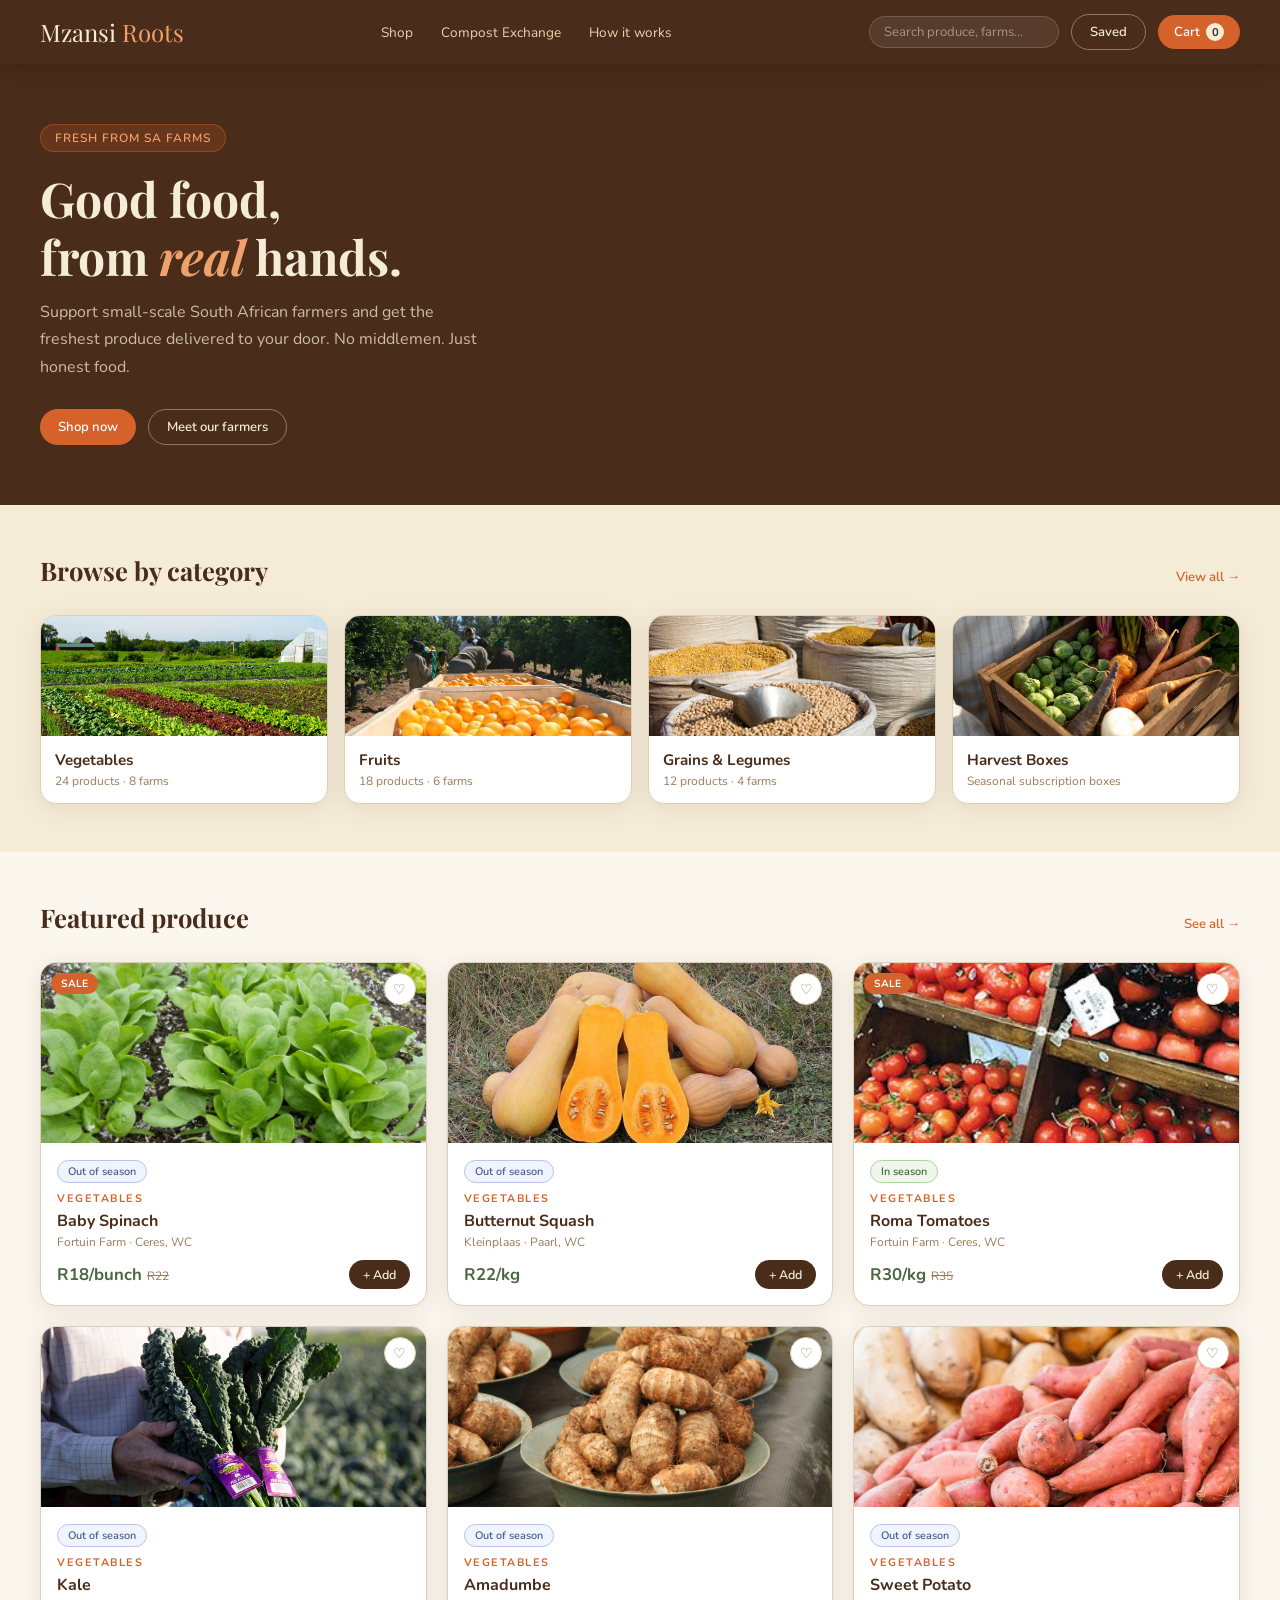
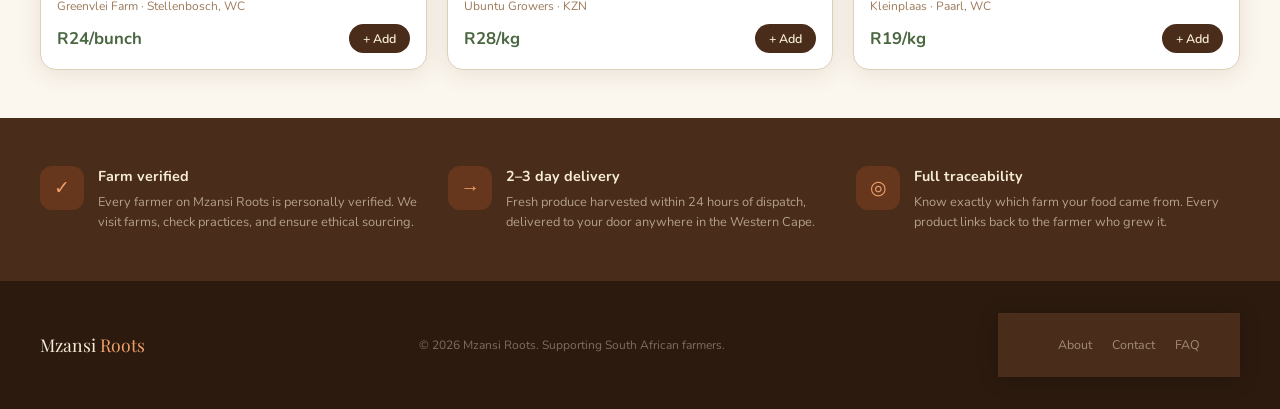
<file: index.html>
<!DOCTYPE html>
<html lang="en">
<head>
  <meta charset="UTF-8"/>
  <meta name="viewport" content="width=device-width, initial-scale=1.0"/>
  <title>Mzansi Roots — Fresh from SA Farms</title>
  <link rel="stylesheet" href="css/style.css"/>
  <link href="https://fonts.googleapis.com/css2?family=Playfair+Display:ital,wght@0,400;0,700;1,400&family=Nunito:wght@300;400;600;700&display=swap" rel="stylesheet"/>
  <style>
    .hero {
      background: #4A2C1A;
      padding: 60px 40px;
      min-height: 400px;
      display: flex;
      align-items: center;
    }

    .hero h1 {
      font-family: 'Playfair Display', serif;
      font-size: 3rem;
      color: #F5ECD7;
      margin-bottom: 14px;
      line-height: 1.2;
    }

    .hero h1 em { font-style: italic; color: #F0A06A; }

    .hero p {
      color: rgba(245,236,215,0.75);
      font-size: 1rem;
      line-height: 1.7;
      max-width: 440px;
      margin-bottom: 28px;
    }

    .hero-tag {
      display: inline-block;
      background: rgba(212,98,42,0.2);
      border: 1px solid rgba(212,98,42,0.4);
      border-radius: 20px;
      padding: 5px 14px;
      font-size: 0.75rem;
      font-weight: 600;
      color: #F0A06A;
      letter-spacing: 1px;
      text-transform: uppercase;
      margin-bottom: 18px;
    }

    .hero-btns { display: flex; gap: 12px; }

    .categories-section { padding: 48px 40px; background: #F5ECD7; }

    .cat-grid {
      display: grid;
      grid-template-columns: repeat(4, 1fr);
      gap: 16px;
    }

    .cat-card {
      background: white;
      border-radius: 16px;
      overflow: hidden;
      border: 1px solid #DDD0B8;
      text-decoration: none;
      display: block;
      transition: transform 0.2s;
      box-shadow: 0 4px 24px rgba(75,40,20,0.10);
    }

    .cat-card:hover { transform: translateY(-4px); }

    .cat-img {
      width: 100%;
      height: 120px;
      background: #E8D5B0;
      overflow: hidden;
    }

    .cat-img img { width: 100%; height: 100%; object-fit: cover; }

    .cat-body { padding: 14px; }
    .cat-body h3 { font-size: 0.95rem; font-weight: 700; color: #4A2C1A; margin-bottom: 3px; }
    .cat-body p  { font-size: 0.75rem; color: #9C7A5A; }

    .featured-section { padding: 48px 40px; background: #FBF6EE; }

    @media (max-width: 900px) {
      .hero { padding: 32px 20px; }
      .hero h1 { font-size: 2rem; }
      .cat-grid { grid-template-columns: repeat(2, 1fr); }
      .categories-section, .featured-section { padding: 28px 20px; }
    }
  </style>
</head>
<body>

  <!-- nav -->
  <nav>
    <a class="nav-logo" href="index.html">Mzansi <span>Roots</span></a>
    <div class="nav-links">
      <a href="browse.html">Shop</a>
      <a href="compost.html">Compost Exchange</a>
      <a href="index.html">How it works</a>
    </div>
    <div class="nav-right">
      <div class="nav-search">
        <input type="text" placeholder="Search produce, farms..." onkeydown="handleNavSearch(event)" id="navSearch"/>
      </div>
      <a href="wishlist.html" class="btn btn-outline">Saved</a>
      <a href="cart.html" class="cart-btn">Cart <span class="cart-count" id="cartCount">0</span></a>
    </div>
  </nav>

  <!-- hero -->
  <section class="hero">
    <div>
      <div class="hero-tag">Fresh from SA Farms</div>
      <h1>Good food,<br>from <em>real</em> hands.</h1>
      <p>Support small-scale South African farmers and get the freshest produce delivered to your door. No middlemen. Just honest food.</p>
      <div class="hero-btns">
        <a href="browse.html" class="btn btn-primary">Shop now</a>
        <a href="index.html" class="btn btn-outline">Meet our farmers</a>
      </div>
    </div>
  </section>

  <!-- categories -->
  <section class="categories-section">
    <div class="section-header">
      <h2>Browse by category</h2>
      <a href="browse.html">View all →</a>
    </div>
    <div class="cat-grid">
      <a href="browse.html?cat=Vegetables" class="cat-card">
        <div class="cat-img"><img src="images/vegetables.jpg" alt="Vegetables"/></div>
        <div class="cat-body"><h3>Vegetables</h3><p>24 products · 8 farms</p></div>
      </a>
      <a href="browse.html?cat=Fruits" class="cat-card">
        <div class="cat-img"><img src="images/fruits.jpg" alt="Fruits"/></div>
        <div class="cat-body"><h3>Fruits</h3><p>18 products · 6 farms</p></div>
      </a>
      <a href="browse.html?cat=Grains" class="cat-card">
        <div class="cat-img"><img src="images/grainslegumes.jpg" alt="Grains"/></div>
        <div class="cat-body"><h3>Grains &amp; Legumes</h3><p>12 products · 4 farms</p></div>
      </a>
      <a href="browse.html?cat=Boxes" class="cat-card">
        <div class="cat-img"><img src="images/harvestbox.jpg" alt="Harvest Boxes"/></div>
        <div class="cat-body"><h3>Harvest Boxes</h3><p>Seasonal subscription boxes</p></div>
      </a>
    </div>
  </section>

  <!-- featured products -->
  <section class="featured-section">
    <div class="section-header">
      <h2>Featured produce</h2>
      <a href="browse.html">See all →</a>
    </div>
    <div class="prod-grid" id="featuredGrid"></div>
  </section>

  <!-- trust -->
  <section class="trust-section">
    <div class="trust-card">
      <div class="trust-icon">✓</div>
      <div>
        <h4>Farm verified</h4>
        <p>Every farmer on Mzansi Roots is personally verified. We visit farms, check practices, and ensure ethical sourcing.</p>
      </div>
    </div>
    <div class="trust-card">
      <div class="trust-icon">→</div>
      <div>
        <h4>2–3 day delivery</h4>
        <p>Fresh produce harvested within 24 hours of dispatch, delivered to your door anywhere in the Western Cape.</p>
      </div>
    </div>
    <div class="trust-card">
      <div class="trust-icon">◎</div>
      <div>
        <h4>Full traceability</h4>
        <p>Know exactly which farm your food came from. Every product links back to the farmer who grew it.</p>
      </div>
    </div>
  </section>

  <!-- footer -->
  <footer>
    <div class="logo">Mzansi <span>Roots</span></div>
    <p>© 2026 Mzansi Roots. Supporting South African farmers.</p>
    <nav>
      <a href="index.html">About</a>
      <a href="index.html">Contact</a>
      <a href="index.html">FAQ</a>
    </nav>
  </footer>

  <div class="toast" id="toast"></div>

  <script src="js/data.js"></script>
  <script src="js/main.js"></script>
  <script>
    updateCartCount();

    function renderPageProducts() {
      renderFeatured();
    }

    function renderFeatured() {
      var grid = document.getElementById("featuredGrid");
      var html = "";
      for (var i = 0; i < 6; i++) {
        html = html + buildProductCard(PRODUCTS[i]);
      }
      grid.innerHTML = html;
    }

    renderFeatured();
  </script>

</body>
</html>
</file>
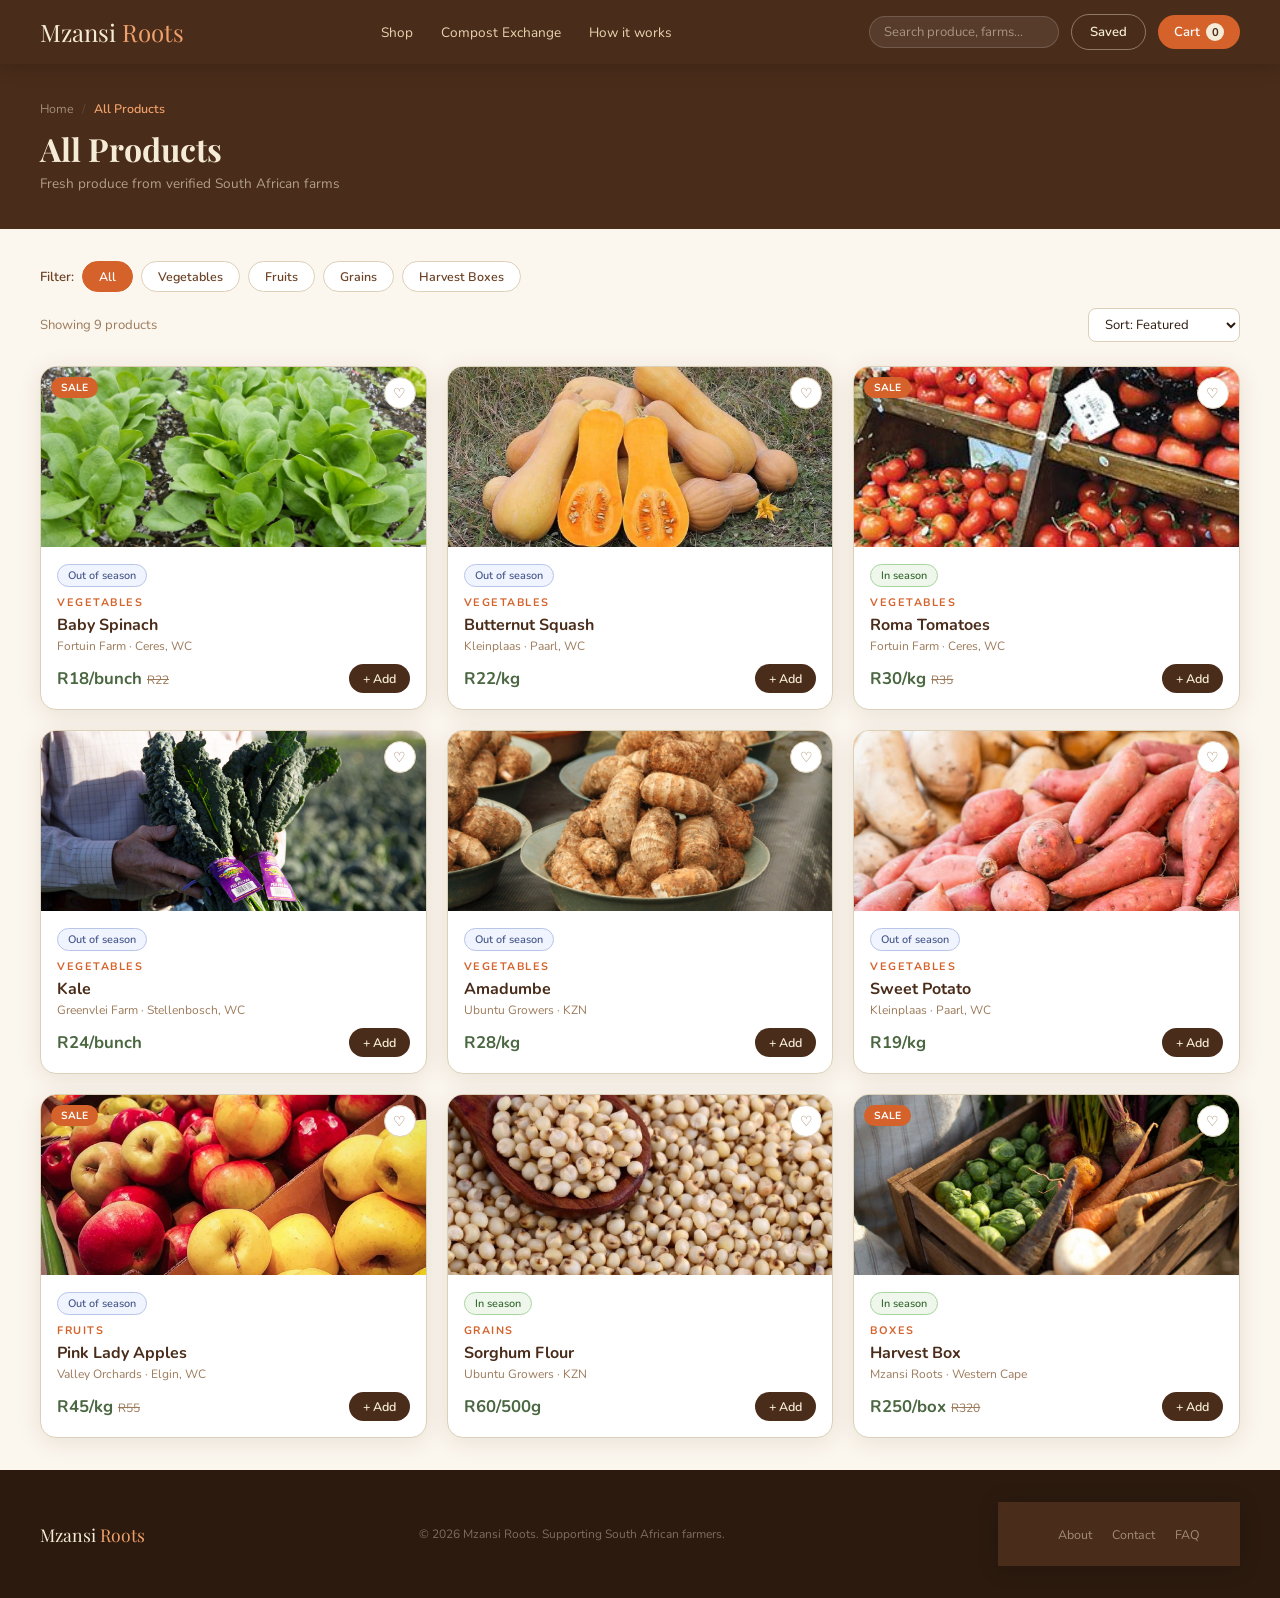
<file: browse.html>
<!DOCTYPE html>
<html lang="en">
<head>
  <meta charset="UTF-8"/>
  <meta name="viewport" content="width=device-width, initial-scale=1.0"/>
  <title>Shop — Mzansi Roots</title>
  <link rel="stylesheet" href="css/style.css"/>
  <link href="https://fonts.googleapis.com/css2?family=Playfair+Display:ital,wght@0,400;0,700;1,400&family=Nunito:wght@300;400;600;700&display=swap" rel="stylesheet"/>
  <style>
    .browse-wrap { padding: 32px 40px; }
    .browse-grid { display: grid; grid-template-columns: repeat(3, 1fr); gap: 20px; }

    @media (max-width: 900px) {
      .browse-wrap { padding: 20px; }
      .browse-grid { grid-template-columns: repeat(2, 1fr); }
    }
    @media (max-width: 560px) {
      .browse-grid { grid-template-columns: 1fr; }
    }
  </style>
</head>
<body>

  <!-- nav -->
  <nav>
    <a class="nav-logo" href="index.html">Mzansi <span>Roots</span></a>
    <div class="nav-links">
      <a href="browse.html">Shop</a>
      <a href="compost.html">Compost Exchange</a>
      <a href="index.html">How it works</a>
    </div>
    <div class="nav-right">
      <div class="nav-search">
        <input type="text" placeholder="Search produce, farms..." onkeydown="handleNavSearch(event)" id="navSearch"/>
      </div>
      <a href="wishlist.html" class="btn btn-outline">Saved</a>
      <a href="cart.html" class="cart-btn">Cart <span class="cart-count" id="cartCount">0</span></a>
    </div>
  </nav>

  <div class="page-header">
    <div class="breadcrumb">
      <a href="index.html">Home</a>
      <span class="sep">/</span>
      <span class="current" id="breadcrumbCat">All Products</span>
    </div>
    <h1 id="pageTitle">All Products</h1>
    <p>Fresh produce from verified South African farms</p>
  </div>

  <div class="browse-wrap">
    <div class="filter-bar">
      <span class="filter-label">Filter:</span>
      <button class="filter-pill active" onclick="filterProducts('All', this)">All</button>
      <button class="filter-pill" onclick="filterProducts('Vegetables', this)">Vegetables</button>
      <button class="filter-pill" onclick="filterProducts('Fruits', this)">Fruits</button>
      <button class="filter-pill" onclick="filterProducts('Grains', this)">Grains</button>
      <button class="filter-pill" onclick="filterProducts('Boxes', this)">Harvest Boxes</button>
    </div>

    <div class="sort-bar">
      <p id="resultCount">Showing 9 products</p>
      <select class="sort-select" onchange="sortProducts(this.value)">
        <option value="default">Sort: Featured</option>
        <option value="price-low">Price: Low to High</option>
        <option value="price-high">Price: High to Low</option>
      </select>
    </div>

    <div class="browse-grid" id="browseGrid"></div>
  </div>

  <!-- footer -->
  <footer>
    <div class="logo">Mzansi <span>Roots</span></div>
    <p>© 2026 Mzansi Roots. Supporting South African farmers.</p>
    <nav>
      <a href="index.html">About</a>
      <a href="index.html">Contact</a>
      <a href="index.html">FAQ</a>
    </nav>
  </footer>

  <div class="toast" id="toast"></div>

  <script src="js/data.js"></script>
  <script src="js/main.js"></script>
  <script>
    updateCartCount();

    var currentFilter = "All";
    var currentSort = "default";

    function renderPageProducts() {
      applyFilterAndSort();
    }

    function renderBrowse(list) {
      var grid = document.getElementById("browseGrid");
      if (list.length === 0) {
        grid.innerHTML = '<div class="empty-state" style="grid-column:1/-1"><div class="icon">?</div><h3>No products found</h3><p>Try a different filter.</p></div>';
        document.getElementById("resultCount").textContent = "Showing 0 products";
        return;
      }
      var html = "";
      for (var i = 0; i < list.length; i++) {
        html = html + buildProductCard(list[i]);
      }
      grid.innerHTML = html;
      document.getElementById("resultCount").textContent = "Showing " + list.length + " products";
    }

    function filterProducts(category, btn) {
      currentFilter = category;
      var pills = document.querySelectorAll(".filter-pill");
      for (var i = 0; i < pills.length; i++) {
        pills[i].classList.remove("active");
      }
      btn.classList.add("active");
      document.getElementById("pageTitle").textContent = category === "All" ? "All Products" : category;
      document.getElementById("breadcrumbCat").textContent = category === "All" ? "All Products" : category;
      applyFilterAndSort();
    }

    function sortProducts(value) {
      currentSort = value;
      applyFilterAndSort();
    }

    function applyFilterAndSort() {
      var list = [];
      for (var i = 0; i < PRODUCTS.length; i++) {
        if (currentFilter === "All" || PRODUCTS[i].cat === currentFilter) {
          list.push(PRODUCTS[i]);
        }
      }
      if (currentSort === "price-low") {
        list.sort(function(a, b) { return a.price - b.price; });
      }
      if (currentSort === "price-high") {
        list.sort(function(a, b) { return b.price - a.price; });
      }
      renderBrowse(list);
    }

    // look for a category
    var urlParams = new URLSearchParams(window.location.search);
    var catParam = urlParams.get("cat");
    if (catParam) {
      var pills = document.querySelectorAll(".filter-pill");
      for (var i = 0; i < pills.length; i++) {
        if (pills[i].textContent === catParam) {
          filterProducts(catParam, pills[i]);
        }
      }
    }

    // checks when a search is made
    var searchParam = localStorage.getItem("mzansi_search");
    if (searchParam) {
      localStorage.removeItem("mzansi_search");
      var query = searchParam.toLowerCase();
      var results = [];
      for (var i = 0; i < PRODUCTS.length; i++) {
        var p = PRODUCTS[i];
        if (p.name.toLowerCase().indexOf(query) !== -1 || p.cat.toLowerCase().indexOf(query) !== -1 || p.farm.toLowerCase().indexOf(query) !== -1) {
          results.push(p);
        }
      }
      renderBrowse(results);
      document.getElementById("pageTitle").textContent = "Search: " + searchParam;
    } else if (!catParam) {
      renderBrowse(PRODUCTS);
    }
  </script>

</body>
</html>
</file>
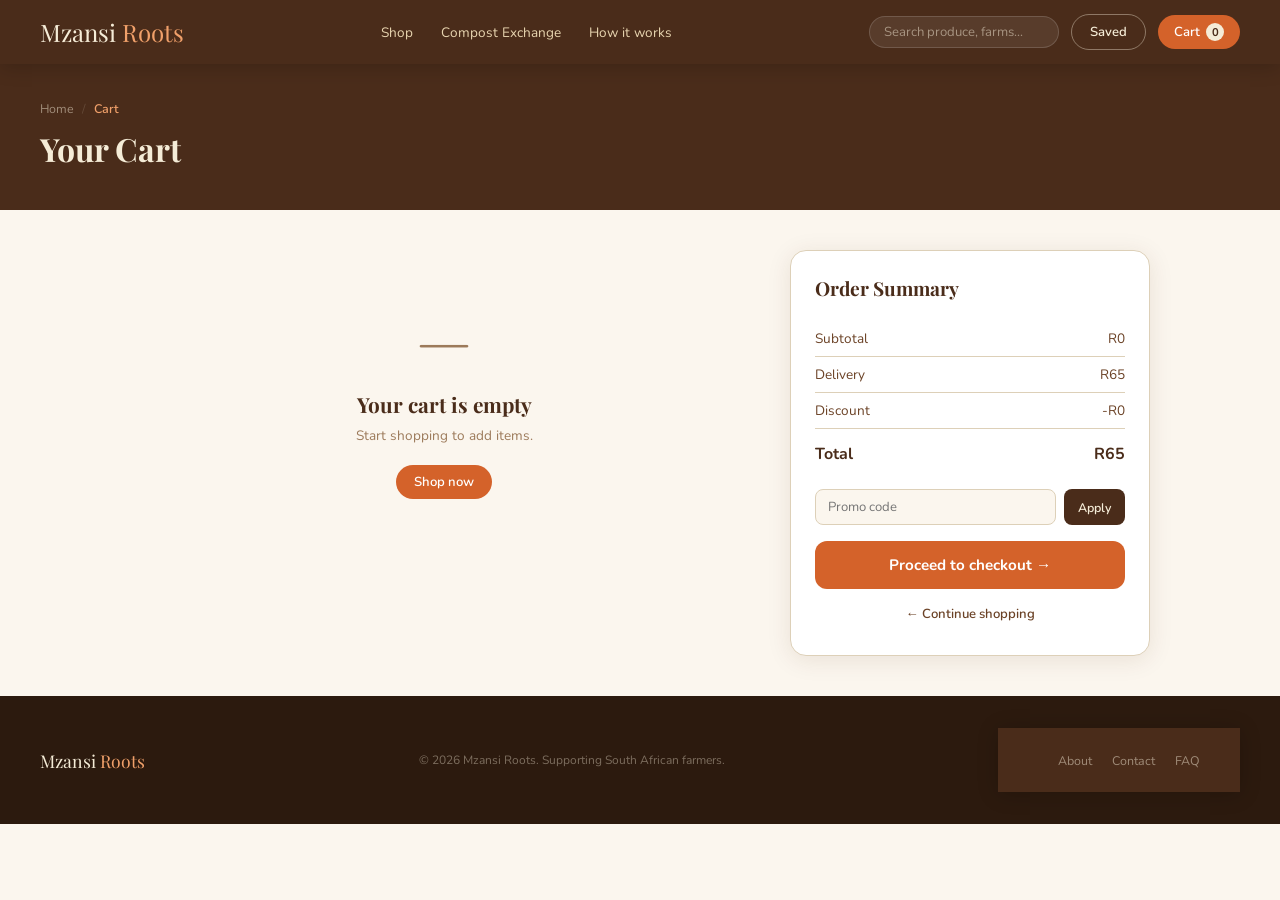
<file: cart.html>
<!DOCTYPE html>
<html lang="en">
<head>
  <meta charset="UTF-8"/>
  <meta name="viewport" content="width=device-width, initial-scale=1.0"/>
  <title>Cart — Mzansi Roots</title>
  <link rel="stylesheet" href="css/style.css"/>
  <link href="https://fonts.googleapis.com/css2?family=Playfair+Display:ital,wght@0,400;0,700;1,400&family=Nunito:wght@300;400;600;700&display=swap" rel="stylesheet"/>
</head>
<body>

  <!-- nav -->
  <nav>
    <a class="nav-logo" href="index.html">Mzansi <span>Roots</span></a>
    <div class="nav-links">
      <a href="browse.html">Shop</a>
      <a href="compost.html">Compost Exchange</a>
      <a href="index.html">How it works</a>
    </div>
    <div class="nav-right">
      <div class="nav-search">
        <input type="text" placeholder="Search produce, farms..." onkeydown="handleNavSearch(event)" id="navSearch"/>
      </div>
      <a href="wishlist.html" class="btn btn-outline">Saved</a>
      <a href="cart.html" class="cart-btn">Cart <span class="cart-count" id="cartCount">0</span></a>
    </div>
  </nav>

  <div class="page-header">
    <div class="breadcrumb">
      <a href="index.html">Home</a>
      <span class="sep">/</span>
      <span class="current">Cart</span>
    </div>
    <h1>Your Cart</h1>
  </div>

  <div class="cart-wrap">
    <div>
      <div class="cart-items" id="cartItems"></div>
    </div>
    <div class="cart-summary">
      <h3>Order Summary</h3>
      <div class="summary-row"><span>Subtotal</span><span id="cartSubtotal">R0</span></div>
      <div class="summary-row"><span>Delivery</span><span id="cartDelivery">R65</span></div>
      <div class="summary-row"><span>Discount</span><span id="cartDiscount">-R0</span></div>
      <div class="summary-row total"><span>Total</span><span id="cartTotal">R65</span></div>
      <div class="promo-input">
        <input type="text" placeholder="Promo code" id="promoInput"/>
        <button onclick="applyPromo()">Apply</button>
      </div>
      <a href="checkout.html" class="btn-checkout">Proceed to checkout →</a>
      <a href="browse.html" class="btn" style="width:100%;margin-top:8px;justify-content:center;color:#6B4226">← Continue shopping</a>
    </div>
  </div>

  <!-- footer -->
  <footer>
    <div class="logo">Mzansi <span>Roots</span></div>
    <p>© 2026 Mzansi Roots. Supporting South African farmers.</p>
    <nav>
      <a href="index.html">About</a>
      <a href="index.html">Contact</a>
      <a href="index.html">FAQ</a>
    </nav>
  </footer>

  <div class="toast" id="toast"></div>

  <script src="js/data.js"></script>
  <script src="js/main.js"></script>
  <script>
    updateCartCount();

    var promoDiscount = 0;
    var deliveryFee = 65;

    function getSubtotal() {
      var cart = loadCart();
      var total = 0;
      for (var i = 0; i < cart.length; i++) {
        total = total + (cart[i].price * cart[i].qty);
      }
      return total;
    }

    function renderCart() {
      var cart = loadCart();
      var container = document.getElementById("cartItems");

      if (cart.length === 0) {
        container.innerHTML = '<div class="empty-state"><div class="icon">—</div><h3>Your cart is empty</h3><p>Start shopping to add items.</p><a href="browse.html" class="btn btn-primary" style="margin:0 auto">Shop now</a></div>';
      } else {
        var html = "";
        for (var i = 0; i < cart.length; i++) {
          var item = cart[i];
          var imgContent = item.img ? '<img src="' + item.img + '" alt="' + item.name + '">' : "No image";
          html = html
            + '<div class="cart-item">'
            + '<div class="cart-item-img">' + imgContent + '</div>'
            + '<div class="cart-item-info">'
            + '<h4>' + item.name + '</h4>'
            + '<p>' + item.farm + ' · ' + item.loc + '</p>'
            + '<div class="cart-item-qty">'
            + '<button class="cart-qty-btn" onclick="changeCartQty(' + item.id + ', -1)">−</button>'
            + '<span style="font-weight:600">' + item.qty + '</span>'
            + '<button class="cart-qty-btn" onclick="changeCartQty(' + item.id + ', 1)">+</button>'
            + '</div>'
            + '</div>'
            + '<div class="cart-item-price">R' + (item.price * item.qty) + '</div>'
            + '<button class="cart-remove" onclick="removeFromCart(' + item.id + ')">Remove</button>'
            + '</div>';
        }
        container.innerHTML = html;
      }

      var subtotal = getSubtotal();
      var total = subtotal + deliveryFee - promoDiscount;
      if (total < 0) total = 0;

      document.getElementById("cartSubtotal").textContent = "R" + subtotal;
      document.getElementById("cartDelivery").textContent = "R" + deliveryFee;
      document.getElementById("cartDiscount").textContent = "-R" + promoDiscount;
      document.getElementById("cartTotal").textContent = "R" + total;
    }

    function removeFromCart(productId) {
      var cart = loadCart();
      var newCart = [];
      for (var i = 0; i < cart.length; i++) {
        if (cart[i].id !== productId) newCart.push(cart[i]);
      }
      saveCart(newCart);
      updateCartCount();
      renderCart();
    }

    function changeCartQty(productId, change) {
      var cart = loadCart();
      for (var i = 0; i < cart.length; i++) {
        if (cart[i].id === productId) {
          cart[i].qty = cart[i].qty + change;
          if (cart[i].qty < 1) cart[i].qty = 1;
        }
      }
      saveCart(cart);
      renderCart();
    }

    function applyPromo() {
      var code = document.getElementById("promoInput").value.toUpperCase();
      if (code === "MZANSI10") {
        promoDiscount = Math.round(getSubtotal() * 0.1);
        showToast("Promo applied! 10% off");
      } else {
        promoDiscount = 0;
        showToast("Invalid promo code");
      }
      renderCart();
    }

    renderCart();
  </script>

</body>
</html>
</file>
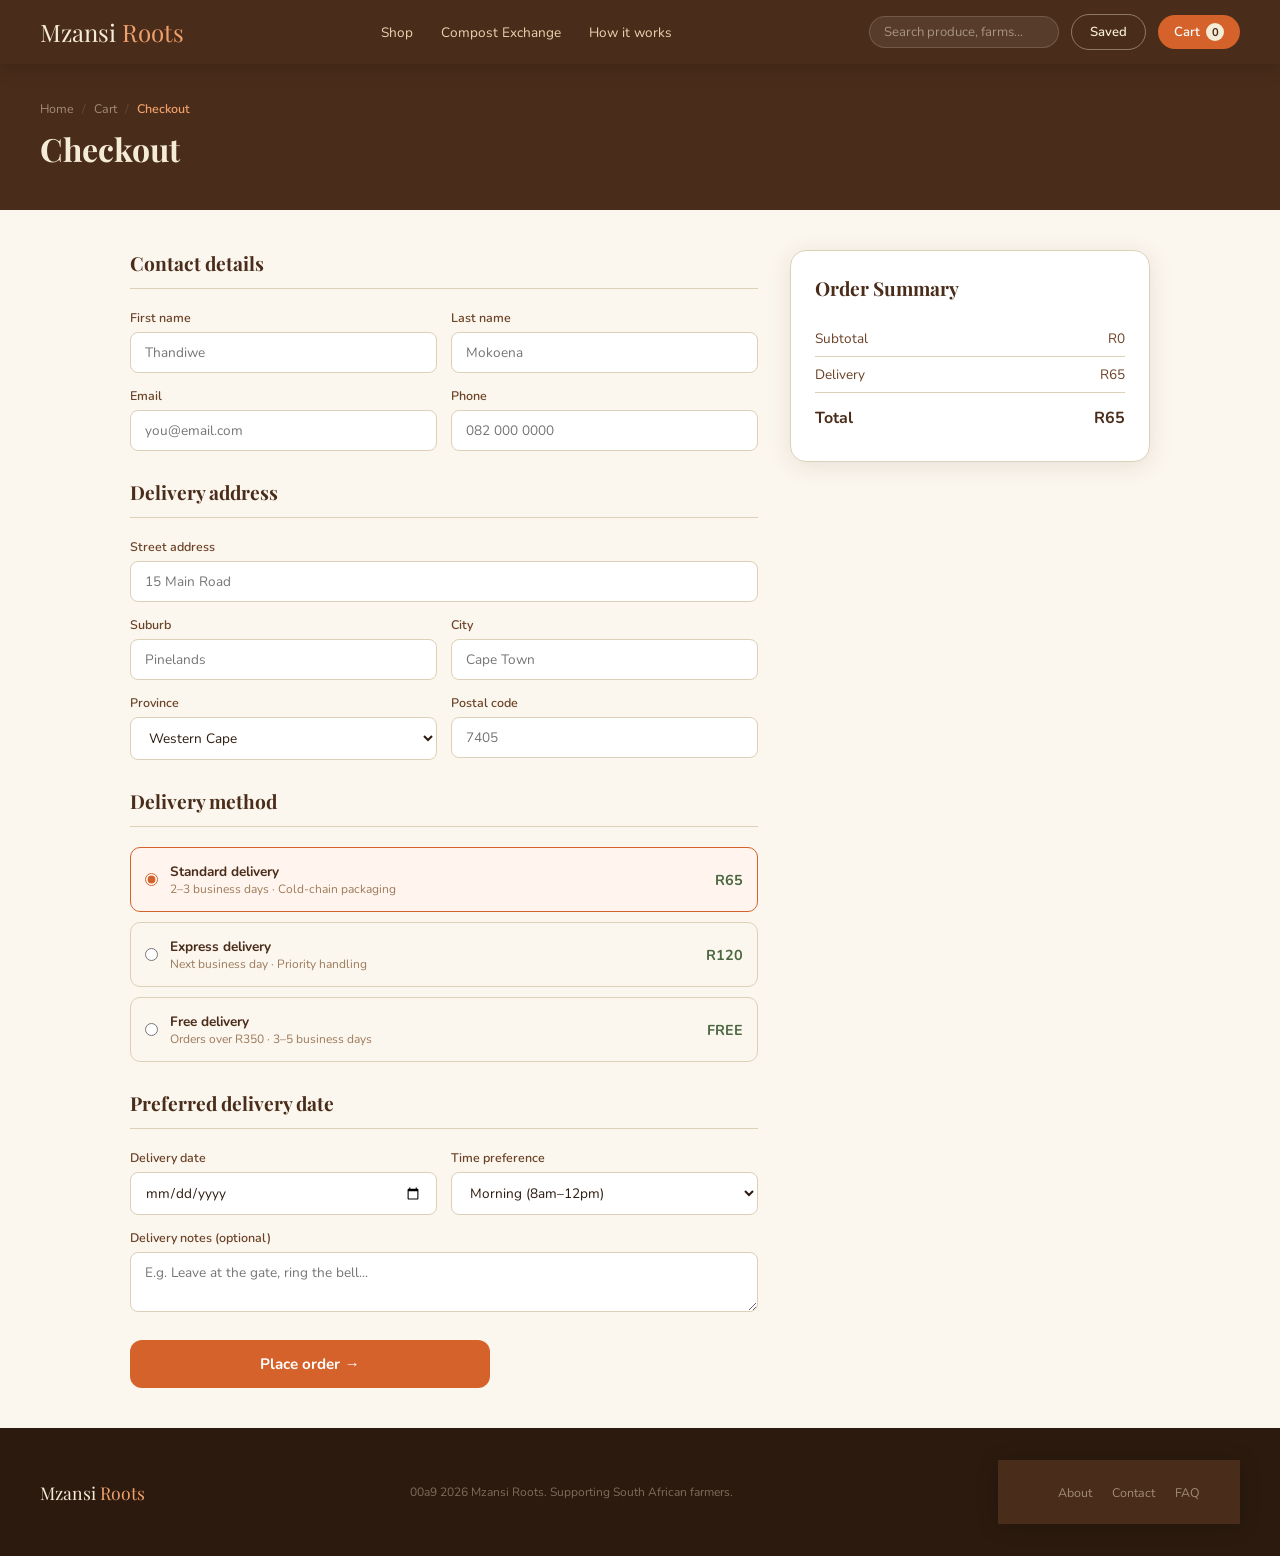
<file: checkout.html>
<!DOCTYPE html>
<html lang="en">
<head>
  <meta charset="UTF-8"/>
  <meta name="viewport" content="width=device-width, initial-scale=1.0"/>
  <title>Checkout — Mzansi Roots</title>
  <link rel="stylesheet" href="css/style.css"/>
  <link href="https://fonts.googleapis.com/css2?family=Playfair+Display:ital,wght@0,400;0,600;0,700;1,400&family=Nunito:wght@300;400;500;600;700&display=swap" rel="stylesheet"/>
</head>
<body>

  <!-- nav -->
  <nav>
    <a class="nav-logo" href="index.html">Mzansi <span>Roots</span></a>
    <div class="nav-links">
      <a href="browse.html">Shop</a>
      <a href="compost.html">Compost Exchange</a>
      <a href="index.html">How it works</a>
    </div>
    <div class="nav-right">
      <div class="nav-search">
        <input type="text" placeholder="Search produce, farms..." onkeydown="handleNavSearch(event)" id="navSearch"/>
      </div>
      <a href="wishlist.html" class="btn btn-outline">Saved</a>
      <a href="cart.html" class="cart-btn">Cart <span class="cart-count" id="cartCount">0</span></a>
    </div>
  </nav>

  <div class="page-header">
    <div class="breadcrumb">
      <a href="index.html">Home</a>
      <span class="sep">/</span>
      <a href="cart.html">Cart</a>
      <span class="sep">/</span>
      <span class="current">Checkout</span>
    </div>
    <h1>Checkout</h1>
  </div>

  <div class="checkout-wrap">

    <div class="checkout-form">

      <!-- contact details -->
      <div class="form-section">
        <h3>Contact details</h3>
        <div class="form-row">
          <div class="form-group"><label>First name</label><input type="text" placeholder="Thandiwe"/></div>
          <div class="form-group"><label>Last name</label><input type="text" placeholder="Mokoena"/></div>
        </div>
        <div class="form-row">
          <div class="form-group"><label>Email</label><input type="email" placeholder="you@email.com"/></div>
          <div class="form-group"><label>Phone</label><input type="tel" placeholder="082 000 0000"/></div>
        </div>
      </div>

      <!-- delivery address -->
      <div class="form-section">
        <h3>Delivery address</h3>
        <div class="form-row">
          <div class="form-group full"><label>Street address</label><input type="text" placeholder="15 Main Road"/></div>
        </div>
        <div class="form-row">
          <div class="form-group"><label>Suburb</label><input type="text" placeholder="Pinelands"/></div>
          <div class="form-group"><label>City</label><input type="text" placeholder="Cape Town"/></div>
        </div>
        <div class="form-row">
          <div class="form-group">
            <label>Province</label>
            <select>
              <option>Western Cape</option>
              <option>Eastern Cape</option>
              <option>Gauteng</option>
              <option>KwaZulu-Natal</option>
              <option>Northern Cape</option>
              <option>North West</option>
              <option>Mpumalanga</option>
              <option>Limpopo</option>
              <option>Free State</option>
            </select>
          </div>
          <div class="form-group"><label>Postal code</label><input type="text" placeholder="7405"/></div>
        </div>
      </div>

      <!-- delivery method -->
      <div class="form-section">
        <h3>Delivery method</h3>
        <div class="delivery-options">
          <label class="delivery-option selected">
            <input type="radio" name="delivery" value="standard" checked onchange="updateDelivery(this)"/>
            <div class="delivery-option-info">
              <h4>Standard delivery</h4>
              <p>2–3 business days · Cold-chain packaging</p>
            </div>
            <span class="delivery-option-price">R65</span>
          </label>
          <label class="delivery-option">
            <input type="radio" name="delivery" value="express" onchange="updateDelivery(this)"/>
            <div class="delivery-option-info">
              <h4>Express delivery</h4>
              <p>Next business day · Priority handling</p>
            </div>
            <span class="delivery-option-price">R120</span>
          </label>
          <label class="delivery-option">
            <input type="radio" name="delivery" value="free" onchange="updateDelivery(this)"/>
            <div class="delivery-option-info">
              <h4>Free delivery</h4>
              <p>Orders over R350 · 3–5 business days</p>
            </div>
            <span class="delivery-option-price">FREE</span>
          </label>
        </div>
      </div>

      <!-- delivery date -->
      <div class="form-section">
        <h3>Preferred delivery date</h3>
        <div class="form-row">
          <div class="form-group"><label>Delivery date</label><input type="date"/></div>
          <div class="form-group">
            <label>Time preference</label>
            <select>
              <option>Morning (8am–12pm)</option>
              <option>Afternoon (12pm–5pm)</option>
              <option>Evening (5pm–8pm)</option>
            </select>
          </div>
        </div>
        <div class="form-group full" style="margin-top:8px">
          <label>Delivery notes (optional)</label>
          <textarea rows="2" placeholder="E.g. Leave at the gate, ring the bell..."></textarea>
        </div>
      </div>

      <button class="btn-checkout" onclick="placeOrder()" style="max-width:360px;display:block;cursor:pointer;border:none">
        Place order →
      </button>

    </div>

    <div class="cart-summary" style="top:80px">
      <h3>Order Summary</h3>
      <div id="checkoutItems"></div>
      <div class="summary-row"><span>Subtotal</span><span id="coSubtotal">R0</span></div>
      <div class="summary-row"><span>Delivery</span><span id="coDelivery">R65</span></div>
      <div class="summary-row total"><span>Total</span><span id="coTotal">R65</span></div>
    </div>

  </div>

  <!-- footer -->
  <footer>
    <div class="logo">Mzansi <span>Roots</span></div>
    <p>00a9 2026 Mzansi Roots. Supporting South African farmers.</p>
    <nav>
      <a href="index.html">About</a>
      <a href="index.html">Contact</a>
      <a href="index.html">FAQ</a>
    </nav>
  </footer>
  <div class="toast" id="toast"></div>

  <script src="js/data.js"></script>
  <script src="js/main.js"></script>
  <script>
    updateCartCount();

    var deliveryFee = 65;

    // calculates total of all cart items
    function getSubtotal() {
      var cart     = loadCart();
      var subtotal = 0;
      for (var i = 0; i < cart.length; i++) {
        subtotal = subtotal + (cart[i].price * cart[i].qty);
      }
      return subtotal;
    }

    // builds the order summary
    function renderSummary() {
      var cart     = loadCart();
      var subtotal = getSubtotal();
      var total    = subtotal + deliveryFee;
      if (total < 0) total = 0;

      // lists each item
      var html = "";
      for (var i = 0; i < cart.length; i++) {
        html = html + '<div class="summary-row"><span>' + cart[i].name + ' x' + cart[i].qty + '</span><span>R' + (cart[i].price * cart[i].qty) + '</span></div>';
      }
      document.getElementById("checkoutItems").innerHTML = html;
      document.getElementById("coSubtotal").textContent  = "R" + subtotal;
      document.getElementById("coDelivery").textContent   = "R" + deliveryFee;
      document.getElementById("coTotal").textContent      = "R" + total;
    }

    // updates delivery fee when user selects a delivery option
    function updateDelivery(radioInput) {
      // removes selected class from all options
      var options = document.querySelectorAll(".delivery-option");
      for (var i = 0; i < options.length; i++) {
        options[i].classList.remove("selected");
      }
      // adds to the one that was clicked
      radioInput.closest(".delivery-option").classList.add("selected");

      if (radioInput.value === "standard") deliveryFee = 65;
      if (radioInput.value === "express")  deliveryFee = 120;
      if (radioInput.value === "free")     deliveryFee = 0;

      renderSummary();
    }

    // places the order, clears cart and redirects to home page
    function placeOrder() {
      var cart = loadCart();
      if (cart.length === 0) {
        showToast("Your cart is empty!");
        return;
      }
      // clears the cart from localStorage
      saveCart([]);
      updateCartCount();
      showToast("Order placed! Thank you for supporting SA farmers. 🌱");
      // Wait a moment then go to home page
      setTimeout(function() {
        window.location.href = "index.html";
      }, 1500);
    }

    // runs on page load
    renderSummary();
  </script>

</body>
</html>
</file>
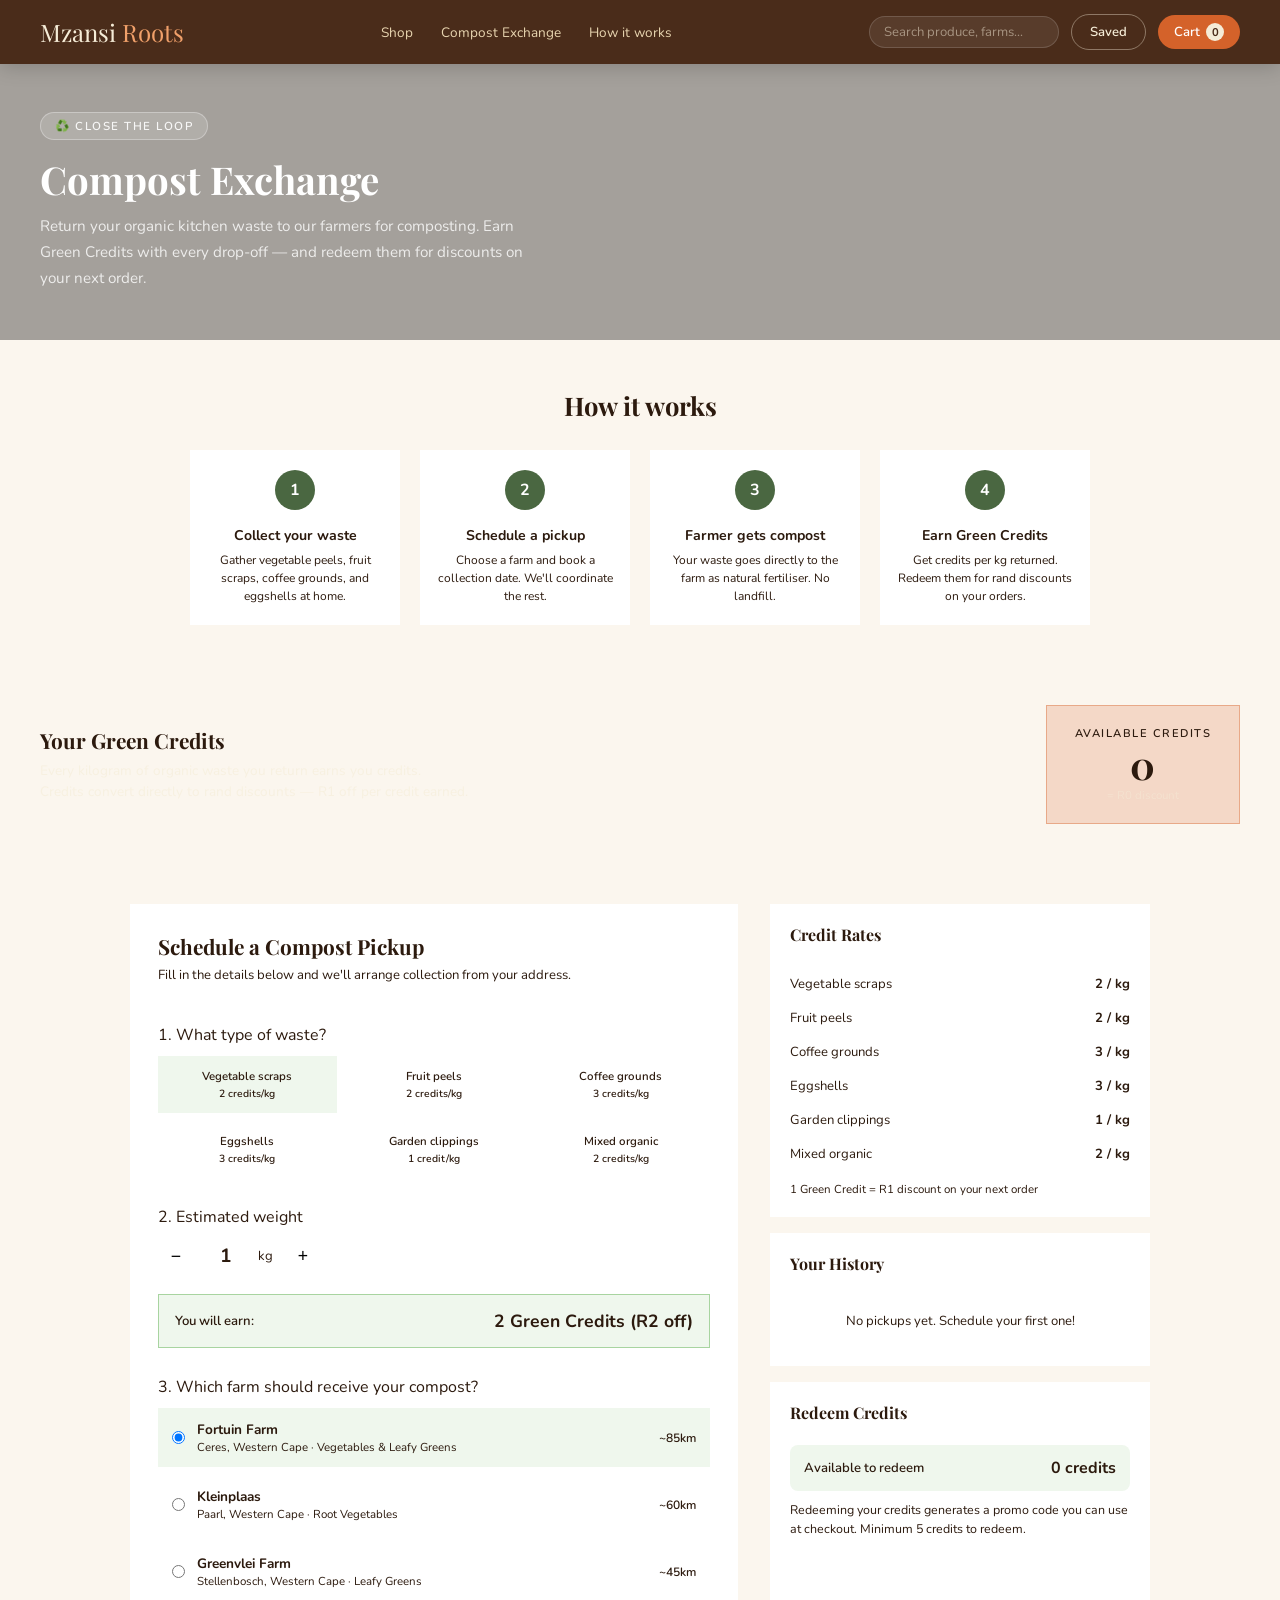
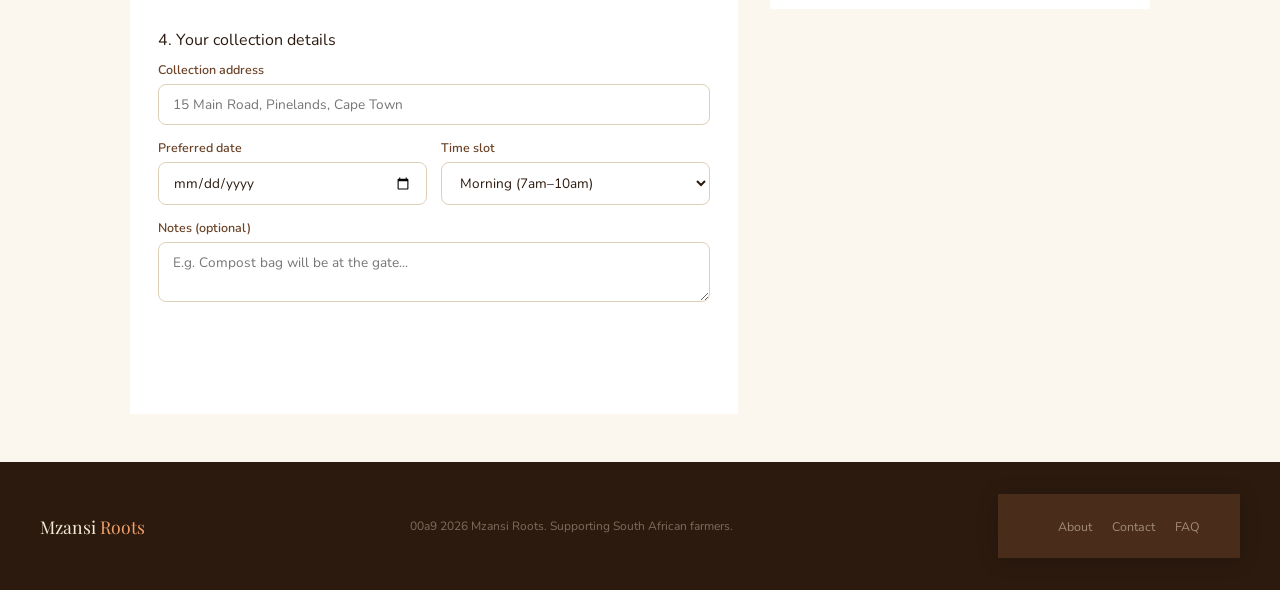
<file: compost.html>
<!DOCTYPE html>
<html lang="en">
<head>
  <meta charset="UTF-8"/>
  <meta name="viewport" content="width=device-width, initial-scale=1.0"/>
  <title>Compost Exchange — Mzansi Roots</title>
  <link rel="stylesheet" href="css/style.css"/>
  <link href="https://fonts.googleapis.com/css2?family=Playfair+Display:ital,wght@0,400;0,600;0,700;1,400&family=Nunito:wght@300;400;500;600;700&display=swap" rel="stylesheet"/>
  <style>
    /* CE page styles */
 
    .compost-hero {
      background: var(--green);
      padding: 48px 40px;
      position: relative;
      overflow: hidden;
    }
 
    .compost-hero::before {
      content: '';
      position: absolute;
      inset: 0;
      background: rgba(0,0,0,0.35);
    }
 
    .compost-hero-content { position: relative; z-index: 1; max-width: 600px; }
 
    .compost-hero .hero-tag {
      display: inline-flex;
      align-items: center;
      gap: 6px;
      background: rgba(255,255,255,0.15);
      border: 1px solid rgba(255,255,255,0.3);
      border-radius: 20px;
      padding: 5px 14px;
      font-size: 0.72rem;
      font-weight: 600;
      letter-spacing: 1.5px;
      text-transform: uppercase;
      color: rgba(255,255,255,0.9);
      margin-bottom: 16px;
    }
 
    .compost-hero h1 {
      font-family: 'Playfair Display', serif;
      font-size: 2.4rem;
      color: white;
      line-height: 1.2;
      margin-bottom: 12px;
    }
 
    .compost-hero p {
      font-size: 0.95rem;
      color: rgba(255,255,255,0.8);
      line-height: 1.7;
      max-width: 500px;
    }
 
    /* how it works */
    .how-it-works {
      background: var(--tan);
      padding: 48px 40px;
    }
 
    .how-it-works h2 {
      font-family: 'Playfair Display', serif;
      font-size: 1.6rem;
      color: var(--brown-dark);
      margin-bottom: 28px;
      text-align: center;
    }
 
    .steps-grid {
      display: grid;
      grid-template-columns: repeat(4, 1fr);
      gap: 20px;
      max-width: 900px;
      margin: 0 auto;
    }
 
    .step-card {
      background: white;
      border-radius: var(--radius-lg);
      padding: 20px 16px;
      text-align: center;
      border: 1px solid var(--border);
      box-shadow: var(--shadow);
      position: relative;
    }
 
    .step-number {
  width: 40px;
  height: 40px;
  background: #4A6741;
  color: white;
  border-radius: 50%;
  font-size: 1rem;
  font-weight: 700;
  display: flex;
  align-items: center;
  justify-content: center;
  margin: 0 auto 16px;
}
 
    .step-icon { display: none; }
    .step-card h4 { font-size: 0.88rem; font-weight: 700; color: var(--brown-dark); margin-bottom: 6px; }
    .step-card p  { font-size: 0.75rem; color: var(--text-light); line-height: 1.5; }
 
    /* green credits banner */
    .credits-banner {
      background: var(--brown-dark);
      padding: 32px 40px;
      display: flex;
      align-items: center;
      justify-content: space-between;
      gap: 24px;
    }
 
    .credits-banner-text h3 {
      font-family: 'Playfair Display', serif;
      font-size: 1.3rem;
      color: var(--tan);
      margin-bottom: 6px;
    }
 
    .credits-banner-text p {
      font-size: 0.85rem;
      color: rgba(245,236,215,0.6);
      line-height: 1.6;
    }
 
    .credits-display {
      background: rgba(212,98,42,0.2);
      border: 1px solid rgba(212,98,42,0.4);
      border-radius: var(--radius-lg);
      padding: 20px 28px;
      text-align: center;
      flex-shrink: 0;
    }
 
    .credits-display .credits-label {
      font-size: 0.7rem;
      font-weight: 600;
      letter-spacing: 1.5px;
      text-transform: uppercase;
      color: var(--orange-lt);
      margin-bottom: 4px;
    }
 
    .credits-display .credits-value {
      font-family: 'Playfair Display', serif;
      font-size: 2.4rem;
      font-weight: 700;
      color: var(--orange-lt);
      line-height: 1;
    }
 
    .credits-display .credits-sub {
      font-size: 0.72rem;
      color: rgba(245,236,215,0.5);
      margin-top: 4px;
    }
 
    /* schedule form */
    .schedule-wrap {
      padding: 48px 40px;
      display: grid;
      grid-template-columns: 1fr 380px;
      gap: 32px;
      max-width: 1100px;
      margin: 0 auto;
    }
 
    .schedule-form-card {
      background: white;
      border: 1px solid var(--border);
      border-radius: var(--radius-lg);
      padding: 28px;
      box-shadow: var(--shadow);
    }
 
    .schedule-form-card h3 {
      font-family: 'Playfair Display', serif;
      font-size: 1.3rem;
      color: var(--brown-dark);
      margin-bottom: 6px;
    }
 
    .schedule-form-card .form-subtitle {
      font-size: 0.82rem;
      color: var(--text-light);
      margin-bottom: 24px;
      padding-bottom: 16px;
      border-bottom: 1px solid var(--border);
    }
 
    /* waste type selector */
    .waste-types {
      display: grid;
      grid-template-columns: repeat(3, 1fr);
      gap: 8px;
      margin-bottom: 20px;
    }
 
    .waste-type {
      border: 2px solid var(--border);
      border-radius: var(--radius);
      padding: 12px 8px;
      text-align: center;
      cursor: pointer;
      transition: all 0.2s;
      user-select: none;
    }
 
    .waste-type:hover { border-color: var(--green-lt); }
    .waste-type.selected { border-color: var(--green); background: #EFF7ED; }
 
    .waste-type .waste-icon { font-size: 1.4rem; margin-bottom: 4px; }
    .waste-type .waste-name { font-size: 0.72rem; font-weight: 600; color: var(--brown-dark); }
    .waste-type .waste-credit { font-size: 0.65rem; color: var(--green); font-weight: 600; margin-top: 2px; }
 
    /* weight input */
    .weight-selector {
      display: flex;
      align-items: center;
      gap: 12px;
      margin-bottom: 20px;
    }
 
    .weight-btn {
      width: 36px;
      height: 36px;
      border-radius: 50%;
      border: 2px solid var(--border);
      background: var(--white);
      font-size: 1.1rem;
      cursor: pointer;
      display: flex;
      align-items: center;
      justify-content: center;
      transition: all 0.2s;
    }
 
    .weight-btn:hover { border-color: var(--green); color: var(--green); }
 
    .weight-val {
      font-size: 1.2rem;
      font-weight: 700;
      color: var(--brown-dark);
      min-width: 40px;
      text-align: center;
    }
 
    .weight-unit { font-size: 0.82rem; color: var(--text-light); }
 
    /* credit preview */
    .credit-preview {
      background: #EFF7ED;
      border: 1px solid #A8D4A0;
      border-radius: var(--radius);
      padding: 14px 16px;
      display: flex;
      align-items: center;
      justify-content: space-between;
      margin-bottom: 20px;
    }
 
    .credit-preview p { font-size: 0.82rem; color: var(--green); font-weight: 600; }
    .credit-preview span { font-size: 1.1rem; font-weight: 700; color: var(--green); }
 
    /* farm selector */
    .farm-options {
      display: flex;
      flex-direction: column;
      gap: 8px;
      margin-bottom: 20px;
    }
 
    .farm-option {
      display: flex;
      align-items: center;
      gap: 12px;
      padding: 12px 14px;
      border: 1.5px solid var(--border);
      border-radius: var(--radius);
      cursor: pointer;
      transition: all 0.2s;
    }
 
    .farm-option:hover { border-color: var(--green); }
    .farm-option.selected { border-color: var(--green); background: #EFF7ED; }
    .farm-option input { accent-color: var(--green); }
    .farm-option-info { flex: 1; }
    .farm-option-info h4 { font-size: 0.85rem; font-weight: 700; color: var(--brown-dark); }
    .farm-option-info p  { font-size: 0.72rem; color: var(--text-light); }
    .farm-option-dist { font-size: 0.75rem; color: var(--green); font-weight: 600; }
 
    .btn-schedule {
      width: 100%;
      padding: 14px;
      background: var(--green);
      color: white;
      border: none;
      border-radius: 12px;
      font-family: 'Nunito', sans-serif;
      font-size: 0.95rem;
      font-weight: 700;
      cursor: pointer;
      transition: background 0.2s;
      margin-top: 8px;
    }
 
    .btn-schedule:hover { background: #3a5433; }
 
    .compost-sidebar { display: flex; flex-direction: column; gap: 16px; }
 
    .sidebar-card {
      background: white;
      border: 1px solid var(--border);
      border-radius: var(--radius-lg);
      padding: 20px;
      box-shadow: var(--shadow);
    }
 
    .sidebar-card h4 {
      font-family: 'Playfair Display', serif;
      font-size: 1rem;
      color: var(--brown-dark);
      margin-bottom: 12px;
      padding-bottom: 10px;
      border-bottom: 1px solid var(--border);
    }
 
    .credit-rate-row {
      display: flex;
      justify-content: space-between;
      align-items: center;
      padding: 8px 0;
      border-bottom: 1px solid var(--border);
      font-size: 0.82rem;
    }
 
    .credit-rate-row:last-child { border-bottom: none; }
    .credit-rate-row .rate-name { color: var(--text-mid); display: flex; align-items: center; gap: 6px; }
    .credit-rate-row .rate-val  { font-weight: 700; color: var(--green); }
 
    .history-item {
      display: flex;
      align-items: center;
      gap: 10px;
      padding: 8px 0;
      border-bottom: 1px solid var(--border);
      font-size: 0.8rem;
    }
 
    .history-item:last-child { border-bottom: none; }
    .history-icon { font-size: 1.1rem; flex-shrink: 0; }
    .history-info { flex: 1; }
    .history-info p { color: var(--text-mid); line-height: 1.4; }
    .history-info span { font-size: 0.7rem; color: var(--text-light); }
    .history-credits { font-weight: 700; color: var(--green); font-size: 0.85rem; }
 
    .redeem-section { margin-top: 4px; }
 
    .redeem-row {
      display: flex;
      align-items: center;
      justify-content: space-between;
      background: #EFF7ED;
      border-radius: 8px;
      padding: 12px 14px;
      margin-bottom: 10px;
    }
 
    .redeem-row p { font-size: 0.82rem; color: var(--green); font-weight: 600; }
    .redeem-row span { font-size: 1rem; font-weight: 700; color: var(--green); }
 
    .btn-redeem {
      width: 100%;
      padding: 10px;
      background: var(--orange);
      color: white;
      border: none;
      border-radius: 8px;
      font-family: 'Nunito', sans-serif;
      font-size: 0.85rem;
      font-weight: 700;
      cursor: pointer;
      transition: background 0.2s;
    }
 
    .btn-redeem:hover { background: #be5625; }
 
    /* success state */
    .success-overlay {
      display: none;
      position: fixed;
      inset: 0;
      background: rgba(0,0,0,0.5);
      z-index: 200;
      align-items: center;
      justify-content: center;
    }
 
    .success-overlay.show { display: flex; }
 
    .success-card {
      background: white;
      border-radius: var(--radius-lg);
      padding: 40px;
      max-width: 420px;
      width: 90%;
      text-align: center;
      box-shadow: var(--shadow-lg);
    }
 
    .success-icon { font-size: 3rem; margin-bottom: 16px; }
 
    .success-card h3 {
      font-family: 'Playfair Display', serif;
      font-size: 1.5rem;
      color: var(--brown-dark);
      margin-bottom: 8px;
    }
 
    .success-card p { font-size: 0.88rem; color: var(--text-light); line-height: 1.6; margin-bottom: 20px; }
 
    .success-credits {
      background: #EFF7ED;
      border-radius: var(--radius);
      padding: 14px;
      margin-bottom: 20px;
    }
 
    .success-credits p { font-size: 0.82rem; color: var(--green); margin-bottom: 4px; }
    .success-credits span { font-size: 1.6rem; font-weight: 700; color: var(--green); }
 
    .btn-close-success {
      padding: 12px 28px;
      background: var(--green);
      color: white;
      border: none;
      border-radius: 24px;
      font-family: 'Nunito', sans-serif;
      font-size: 0.9rem;
      font-weight: 700;
      cursor: pointer;
    }
 
    @media (max-width: 900px) {
      .steps-grid { grid-template-columns: repeat(2, 1fr); }
      .schedule-wrap { grid-template-columns: 1fr; padding: 24px 20px; }
      .credits-banner { flex-direction: column; padding: 24px 20px; }
      .how-it-works { padding: 32px 20px; }
      .compost-hero { padding: 32px 20px; }
    }
  </style>
</head>
<body>
 
  <!-- nav -->
  <nav>
    <a class="nav-logo" href="index.html">Mzansi <span>Roots</span></a>
    <div class="nav-links">
      <a href="browse.html">Shop</a>
      <a href="compost.html">Compost Exchange</a>
      <a href="index.html">How it works</a>
    </div>
    <div class="nav-right">
      <div class="nav-search">
        <input type="text" placeholder="Search produce, farms..." onkeydown="handleNavSearch(event)" id="navSearch"/>
      </div>
      <a href="wishlist.html" class="btn btn-outline">Saved</a>
      <a href="cart.html" class="cart-btn">Cart <span class="cart-count" id="cartCount">0</span></a>
    </div>
  </nav>
 
  <!-- hero -->
  <div class="compost-hero">
    <div class="compost-hero-content">
      <div class="hero-tag">♻️ Close the loop</div>
      <h1>Compost Exchange</h1>
      <p>Return your organic kitchen waste to our farmers for composting. Earn Green Credits with every drop-off — and redeem them for discounts on your next order.</p>
    </div>
  </div>
 
  <!-- how it works -->
  <div class="how-it-works">
    <h2>How it works</h2>
    <div class="steps-grid">
      <div class="step-card">
        <div class="step-number">1</div>
        <h4>Collect your waste</h4>
        <p>Gather vegetable peels, fruit scraps, coffee grounds, and eggshells at home.</p>
      </div>
      <div class="step-card">
        <div class="step-number">2</div>
        <h4>Schedule a pickup</h4>
        <p>Choose a farm and book a collection date. We'll coordinate the rest.</p>
      </div>
      <div class="step-card">
        <div class="step-number">3</div>
        <h4>Farmer gets compost</h4>
        <p>Your waste goes directly to the farm as natural fertiliser. No landfill.</p>
      </div>
      <div class="step-card">
        <div class="step-number">4</div>
        <h4>Earn Green Credits</h4>
        <p>Get credits per kg returned. Redeem them for rand discounts on your orders.</p>
      </div>
    </div>
  </div>
 
  <!-- green credits banner -->
  <div class="credits-banner">
    <div class="credits-banner-text">
      <h3>Your Green Credits</h3>
      <p>Every kilogram of organic waste you return earns you credits.<br/>
      Credits convert directly to rand discounts — R1 off per credit earned.</p>
    </div>
    <div class="credits-display">
      <div class="credits-label">Available credits</div>
      <div class="credits-value" id="totalCreditsDisplay">0</div>
      <div class="credits-sub">= R<span id="totalRandDisplay">0</span> discount</div>
    </div>
  </div>
 
  <div class="schedule-wrap">
 
    <div class="schedule-form-card">
      <h3>Schedule a Compost Pickup</h3>
      <p class="form-subtitle">Fill in the details below and we'll arrange collection from your address.</p>
 
      <!-- step 1: waste type -->
      <div class="form-section">
        <div class="qty-label" style="margin-bottom:10px">1. What type of waste?</div>
        <div class="waste-types">
          <div class="waste-type selected" onclick="selectWaste(this, 'vegetable', 2)">
            <div class="waste-name">Vegetable scraps</div>
            <div class="waste-credit">2 credits/kg</div>
          </div>
          <div class="waste-type" onclick="selectWaste(this, 'fruit', 2)">
            <div class="waste-name">Fruit peels</div>
            <div class="waste-credit">2 credits/kg</div>
          </div>
          <div class="waste-type" onclick="selectWaste(this, 'coffee', 3)">
            <div class="waste-name">Coffee grounds</div>
            <div class="waste-credit">3 credits/kg</div>
          </div>
          <div class="waste-type" onclick="selectWaste(this, 'eggshell', 3)">
            <div class="waste-name">Eggshells</div>
            <div class="waste-credit">3 credits/kg</div>
          </div>
          <div class="waste-type" onclick="selectWaste(this, 'garden', 1)">
            <div class="waste-name">Garden clippings</div>
            <div class="waste-credit">1 credit/kg</div>
          </div>
          <div class="waste-type" onclick="selectWaste(this, 'mixed', 2)">
            <div class="waste-name">Mixed organic</div>
            <div class="waste-credit">2 credits/kg</div>
          </div>
        </div>
      </div>
 
      <!-- step 2: weight -->
      <div class="form-section">
        <div class="qty-label" style="margin-bottom:10px">2. Estimated weight</div>
        <div class="weight-selector">
          <button class="weight-btn" onclick="changeWeight(-1)">−</button>
          <span class="weight-val" id="weightVal">1</span>
          <span class="weight-unit">kg</span>
          <button class="weight-btn" onclick="changeWeight(1)">+</button>
        </div>
 
        <!-- live credit preview -->
        <div class="credit-preview">
          <p>You will earn:</p>
          <span id="creditPreview">2 Green Credits</span>
        </div>
      </div>
 
      <!-- step 3: choose farm -->
      <div class="form-section">
        <div class="qty-label" style="margin-bottom:10px">3. Which farm should receive your compost?</div>
        <div class="farm-options">
          <label class="farm-option selected">
            <input type="radio" name="farm" value="fortuin" checked onchange="selectFarm(this)"/>
            <div class="farm-option-info">
              <h4>Fortuin Farm</h4>
              <p>Ceres, Western Cape · Vegetables & Leafy Greens</p>
            </div>
            <span class="farm-option-dist">~85km</span>
          </label>
          <label class="farm-option">
            <input type="radio" name="farm" value="kleinplaas" onchange="selectFarm(this)"/>
            <div class="farm-option-info">
              <h4>Kleinplaas</h4>
              <p>Paarl, Western Cape · Root Vegetables</p>
            </div>
            <span class="farm-option-dist">~60km</span>
          </label>
          <label class="farm-option">
            <input type="radio" name="farm" value="greenvlei" onchange="selectFarm(this)"/>
            <div class="farm-option-info">
              <h4>Greenvlei Farm</h4>
              <p>Stellenbosch, Western Cape · Leafy Greens</p>
            </div>
            <span class="farm-option-dist">~45km</span>
          </label>
        </div>
      </div>
 
      <!-- step 4: address and date -->
      <div class="form-section">
        <div class="qty-label" style="margin-bottom:10px">4. Your collection details</div>
        <div class="form-row">
          <div class="form-group full">
            <label>Collection address</label>
            <input type="text" placeholder="15 Main Road, Pinelands, Cape Town"/>
          </div>
        </div>
        <div class="form-row">
          <div class="form-group">
            <label>Preferred date</label>
            <input type="date" id="pickupDate"/>
          </div>
          <div class="form-group">
            <label>Time slot</label>
            <select>
              <option>Morning (7am–10am)</option>
              <option>Midday (10am–1pm)</option>
              <option>Afternoon (1pm–5pm)</option>
            </select>
          </div>
        </div>
        <div class="form-group full" style="margin-top:4px">
          <label>Notes (optional)</label>
          <textarea rows="2" placeholder="E.g. Compost bag will be at the gate..."></textarea>
        </div>
      </div>
 
      <button class="btn-schedule" onclick="schedulePickup()">
        Schedule pickup &amp; earn credits
      </button>
    </div>
 
    <div class="compost-sidebar">
 
      <!-- credit rates -->
      <div class="sidebar-card">
        <h4>Credit Rates</h4>
        <div class="credit-rate-row">
          <span class="rate-name">Vegetable scraps</span>
          <span class="rate-val">2 / kg</span>
        </div>
        <div class="credit-rate-row">
          <span class="rate-name">Fruit peels</span>
          <span class="rate-val">2 / kg</span>
        </div>
        <div class="credit-rate-row">
          <span class="rate-name">Coffee grounds</span>
          <span class="rate-val">3 / kg</span>
        </div>
        <div class="credit-rate-row">
          <span class="rate-name">Eggshells</span>
          <span class="rate-val">3 / kg</span>
        </div>
        <div class="credit-rate-row">
          <span class="rate-name">Garden clippings</span>
          <span class="rate-val">1 / kg</span>
        </div>
        <div class="credit-rate-row">
          <span class="rate-name">Mixed organic</span>
          <span class="rate-val">2 / kg</span>
        </div>
        <p style="font-size:0.72rem;color:var(--text-light);margin-top:10px">1 Green Credit = R1 discount on your next order</p>
      </div>
 
      <!-- credit history -->
      <div class="sidebar-card">
        <h4>Your History</h4>
        <div id="historyList">
          <p style="font-size:0.82rem;color:var(--text-light);text-align:center;padding:16px 0">No pickups yet. Schedule your first one!</p>
        </div>
      </div>
 
      <!-- redeem credits -->
      <div class="sidebar-card">
        <h4>Redeem Credits</h4>
        <div class="redeem-section">
          <div class="redeem-row">
            <p>Available to redeem</p>
            <span id="redeemDisplay">0 credits</span>
          </div>
          <p style="font-size:0.78rem;color:var(--text-light);margin-bottom:12px;line-height:1.5">
            Redeeming your credits generates a promo code you can use at checkout. Minimum 5 credits to redeem.
          </p>
          <button class="btn-redeem" onclick="redeemCredits()">Redeem for discount code</button>
        </div>
      </div>
 
    </div>
  </div>
 
  <!-- footer -->
  <footer>
    <div class="logo">Mzansi <span>Roots</span></div>
    <p>00a9 2026 Mzansi Roots. Supporting South African farmers.</p>
    <nav>
      <a href="index.html">About</a>
      <a href="index.html">Contact</a>
      <a href="index.html">FAQ</a>
    </nav>
  </footer>
  <div class="toast" id="toast"></div>
 
  <!-- SUCCESS OVERLAY -->
  <div class="success-overlay" id="successOverlay">
    <div class="success-card">
      <div class="success-icon" style="font-size:2rem;color:var(--green)">✓</div>
      <h3>Pickup Scheduled!</h3>
      <p>Thank you for closing the loop. Your organic waste will be collected and composted at the farm you selected.</p>
      <div class="success-credits">
        <p>Green Credits earned</p>
        <span id="successCredits">0</span>
      </div>
      <button class="btn-close-success" onclick="closeSuccess()">Back to Compost Exchange</button>
    </div>
  </div>
 
  <script src="js/data.js"></script>
  <script src="js/main.js"></script>
  <script>
    updateCartCount();
 
    // current form selections
    var selectedWasteCreditsPerKg = 2;   // credits per kg for selected waste type
    var selectedWasteType         = "vegetable";
    var currentWeight             = 1;   // kg
 
    // load saved green credits from localStorage
    var greenCredits = parseInt(localStorage.getItem("mzansi_green_credits")) || 0;
    var pickupHistory = JSON.parse(localStorage.getItem("mzansi_pickup_history") || "[]");
 
 
    // updates all the credits displays on the page
    function updateCreditsDisplay() {
      document.getElementById("totalCreditsDisplay").textContent = greenCredits;
      document.getElementById("totalRandDisplay").textContent    = greenCredits;
      document.getElementById("redeemDisplay").textContent       = greenCredits + " credits";
    }
 
    // updates the live credit preview
    function updateCreditPreview() {
      var credits = currentWeight * selectedWasteCreditsPerKg;
      document.getElementById("creditPreview").textContent = credits + " Green Credits (R" + credits + " off)";
    }
 
    // renders the pickup history list
    function renderHistory() {
      var container = document.getElementById("historyList");
      if (pickupHistory.length === 0) {
        container.innerHTML = '<p style="font-size:0.82rem;color:var(--text-light);text-align:center;padding:16px 0">No pickups yet. Schedule your first one!</p>';
        return;
      }
      var html = "";
      for (var i = pickupHistory.length - 1; i >= 0; i--) {
        var item = pickupHistory[i];
        html = html
          + '<div class="history-item">'
          + '<div class="history-icon">↺</div>'
          + '<div class="history-info">'
          + '<p>' + item.weight + 'kg ' + item.wasteType + ' → ' + item.farm + '</p>'
          + '<span>' + item.date + '</span>'
          + '</div>'
          + '<div class="history-credits">+' + item.credits + '</div>'
          + '</div>';
      }
      container.innerHTML = html;
    }
 
 
    // selects a waste type tile
    function selectWaste(element, wasteType, creditsPerKg) {
      // removes selected from all tiles
      var allTiles = document.querySelectorAll(".waste-type");
      for (var i = 0; i < allTiles.length; i++) {
        allTiles[i].classList.remove("selected");
      }
      // selects the clicked tile
      element.classList.add("selected");
      selectedWasteType         = wasteType;
      selectedWasteCreditsPerKg = creditsPerKg;
      updateCreditPreview();
    }
 
    // changes the weight amount
    function changeWeight(change) {
      currentWeight = currentWeight + change;
      if (currentWeight < 1)  currentWeight = 1;
      if (currentWeight > 50) currentWeight = 50;
      document.getElementById("weightVal").textContent = currentWeight;
      updateCreditPreview();
    }
 
    // selects a farm option
    function selectFarm(radioInput) {
      var allOptions = document.querySelectorAll(".farm-option");
      for (var i = 0; i < allOptions.length; i++) {
        allOptions[i].classList.remove("selected");
      }
      radioInput.closest(".farm-option").classList.add("selected");
    }

    // calculates credits earned, saves to localStorage, shows success screen.
 
    function schedulePickup() {
      // get the selected farm name
      var selectedFarmRadio = document.querySelector('input[name="farm"]:checked');
      var farmNames = { fortuin: "Fortuin Farm", kleinplaas: "Kleinplaas", greenvlei: "Greenvlei Farm" };
      var farmName  = farmNames[selectedFarmRadio.value];
 
      // get pickup date
      var dateInput = document.getElementById("pickupDate").value;
      var dateStr   = dateInput ? dateInput : "Date TBC";
 
      // calculate credits earned
      var creditsEarned = currentWeight * selectedWasteCreditsPerKg;
 
      // add to green credits total
      greenCredits = greenCredits + creditsEarned;
      localStorage.setItem("mzansi_green_credits", greenCredits);
 
      // add to history
      pickupHistory.push({
        wasteType: selectedWasteType,
        weight:    currentWeight,
        farm:      farmName,
        date:      dateStr,
        credits:   creditsEarned
      });
      localStorage.setItem("mzansi_pickup_history", JSON.stringify(pickupHistory));
 
      // update displays
      updateCreditsDisplay();
      renderHistory();
 
      // show success overlay
      document.getElementById("successCredits").textContent = "+" + creditsEarned + " Green Credits";
      document.getElementById("successOverlay").classList.add("show");
    }
 
    // close the success overlay
    function closeSuccess() {
      document.getElementById("successOverlay").classList.remove("show");
    }
 
    // converts green credits into a promo code the user can use at checkout.
 
    function redeemCredits() {
      if (greenCredits < 5) {
        showToast("You need at least 5 credits to redeem");
        return;
      }
      // generate a simple promo code from the credit amount
      var code = "GREEN" + greenCredits;
 
      // save the promo code to localStorage so checkout can use it
      localStorage.setItem("mzansi_green_promo", code);
      localStorage.setItem("mzansi_green_promo_value", greenCredits);
 
      // reset credits after redeeming
      var redeemed = greenCredits;
      greenCredits = 0;
      localStorage.setItem("mzansi_green_credits", 0);
 
      updateCreditsDisplay();
      showToast("Code " + code + " saved! Use it at checkout for R" + redeemed + " off 🎉");
    }

    updateCreditsDisplay();
    updateCreditPreview();
    renderHistory();
 
    // set minimum date to today for the date picker
    var today = new Date().toISOString().split("T")[0];
    document.getElementById("pickupDate").min = today;
  </script>
 
</body>
</html>
</file>
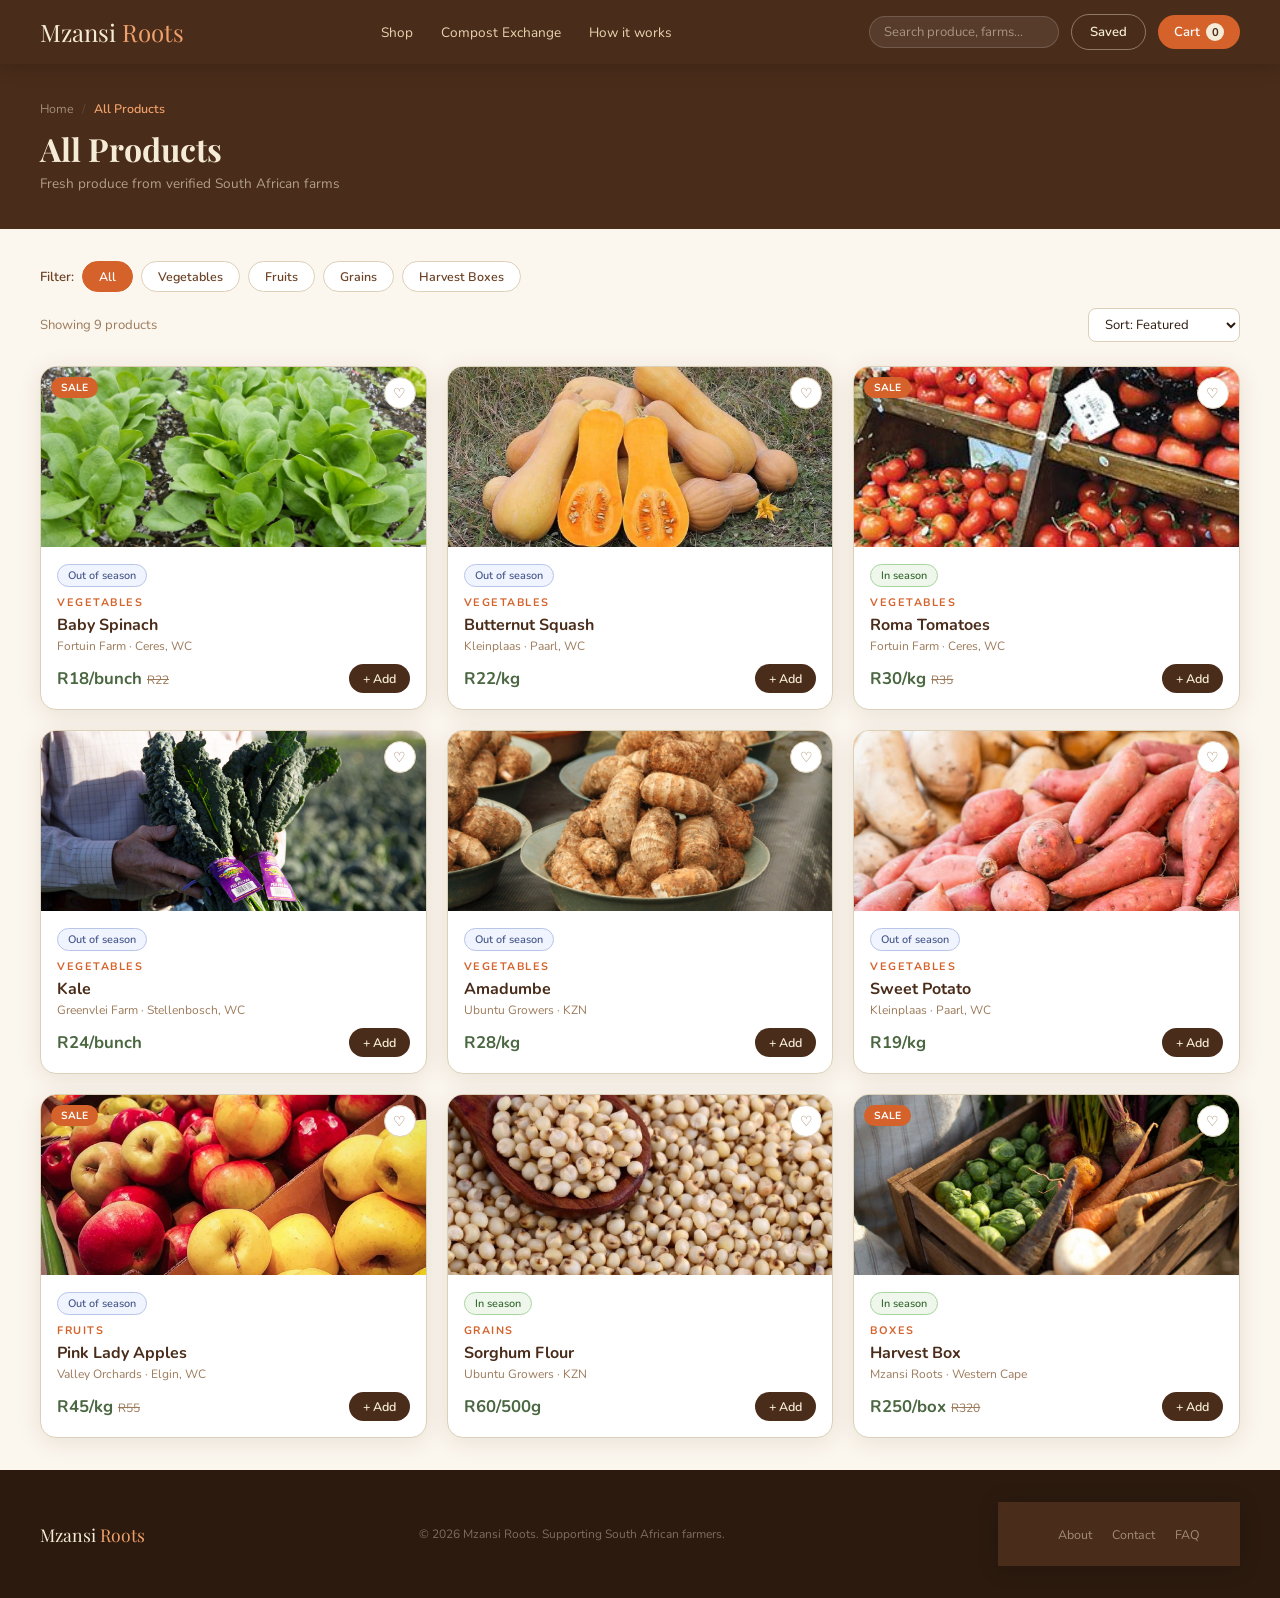
<file: product.html>
<!DOCTYPE html>
<html lang="en">
<head>
  <meta charset="UTF-8"/>
  <meta name="viewport" content="width=device-width, initial-scale=1.0"/>
  <title>Product — Mzansi Roots</title>
  <link rel="stylesheet" href="css/style.css"/>
  <link href="https://fonts.googleapis.com/css2?family=Playfair+Display:ital,wght@0,400;0,600;0,700;1,400&family=Nunito:wght@300;400;500;600;700&display=swap" rel="stylesheet"/>
  <style>
    /* ===== PRODUCT PAGE SPECIFIC STYLES ===== */
    .product-wrap {
      padding: 40px;
      display: grid;
      grid-template-columns: 1fr 1fr;
      gap: 48px;
      max-width: 1100px;
      margin: 0 auto;
    }

    .product-gallery { display: flex; flex-direction: column; gap: 12px; }

    .product-main-img {
      width: 100%;
      height: 380px;
      background: var(--tan-dark);
      border-radius: var(--radius-lg);
      overflow: hidden;
      display: flex;
      align-items: center;
      justify-content: center;
      color: var(--text-light);
      font-size: 0.75rem;
      letter-spacing: 1px;
      border: 1px solid var(--border);
    }

    .product-main-img img { width: 100%; height: 100%; object-fit: cover; }

    .product-thumbs { display: grid; grid-template-columns: repeat(4, 1fr); gap: 8px; }

    .product-thumb {
      height: 72px;
      background: var(--tan-dark);
      border-radius: 8px;
      border: 2px solid var(--border);
      cursor: pointer;
      transition: border-color 0.2s;
      overflow: hidden;
      display: flex;
      align-items: center;
      justify-content: center;
      color: var(--text-light);
      font-size: 0.6rem;
    }

    .product-thumb:hover { border-color: var(--orange); }
    .product-thumb img { width: 100%; height: 100%; object-fit: cover; }

    .product-info { padding-top: 8px; }

    .product-info h1 {
      font-family: 'Playfair Display', serif;
      font-size: 2rem;
      color: var(--brown-dark);
      line-height: 1.2;
      margin-bottom: 6px;
    }

    .product-farm {
      font-size: 0.85rem;
      color: var(--text-light);
      margin-bottom: 14px;
    }

    .stars { display: flex; align-items: center; gap: 3px; margin-bottom: 16px; }
    .star { color: #E9A830; font-size: 0.85rem; }
    .star.empty { color: var(--border); }
    .stars span { font-size: 0.78rem; color: var(--text-light); margin-left: 4px; }

    .price-row { display: flex; align-items: baseline; gap: 10px; margin-bottom: 20px; }
    .price-main { font-size: 1.8rem; font-weight: 700; color: var(--green); }
    .price-orig { font-size: 1rem; color: var(--text-light); text-decoration: line-through; }
    .price-badge { background: var(--orange); color: white; font-size: 0.7rem; font-weight: 700; padding: 3px 10px; border-radius: 20px; }

    .divider { height: 1px; background: var(--border); margin: 20px 0; }

    .qty-section { margin-bottom: 20px; }
    .qty-label { font-size: 0.8rem; font-weight: 600; color: var(--text-mid); margin-bottom: 8px; }

    .qty-control { display: flex; align-items: center; gap: 12px; }

    .qty-btn {
      width: 36px;
      height: 36px;
      border-radius: 50%;
      border: 2px solid var(--border);
      background: var(--white);
      font-size: 1.1rem;
      cursor: pointer;
      display: flex;
      align-items: center;
      justify-content: center;
      transition: all 0.2s;
    }

    .qty-btn:hover { border-color: var(--orange); color: var(--orange); }
    .qty-val { font-size: 1.1rem; font-weight: 700; color: var(--brown-dark); min-width: 28px; text-align: center; }

    .action-row { display: flex; gap: 10px; margin-bottom: 20px; }

    .btn-cart {
      flex: 1;
      padding: 14px;
      background: var(--brown-dark);
      color: var(--tan);
      border: none;
      border-radius: 12px;
      font-family: 'Nunito', sans-serif;
      font-size: 0.9rem;
      font-weight: 700;
      cursor: pointer;
      transition: all 0.2s;
    }

    .btn-cart:hover { background: var(--orange); }

    .btn-wishlist {
      padding: 14px 18px;
      background: transparent;
      color: var(--text-mid);
      border: 2px solid var(--border);
      border-radius: 12px;
      font-family: 'Nunito', sans-serif;
      font-size: 0.85rem;
      font-weight: 600;
      cursor: pointer;
      transition: all 0.2s;
    }

    .btn-wishlist:hover { border-color: var(--orange); color: var(--orange); }
    .btn-wishlist.saved { background: #FFF0E8; border-color: var(--orange); color: var(--orange); }

    .farmer-strip {
      background: var(--tan);
      border-radius: var(--radius);
      padding: 14px 16px;
      display: flex;
      align-items: center;
      gap: 12px;
      border: 1px solid var(--border);
      margin-bottom: 20px;
    }

    .farmer-av {
      width: 42px;
      height: 42px;
      border-radius: 50%;
      background: var(--tan-dark);
      display: flex;
      align-items: center;
      justify-content: center;
      font-size: 1.1rem;
      flex-shrink: 0;
    }

    .farmer-strip h4 { font-size: 0.85rem; font-weight: 700; color: var(--brown-dark); }
    .farmer-strip p  { font-size: 0.75rem; color: var(--text-light); }

    .btn-farmer {
      margin-left: auto;
      padding: 6px 14px;
      border: 1.5px solid var(--border);
      border-radius: 20px;
      background: white;
      font-family: 'Nunito', sans-serif;
      font-size: 0.75rem;
      font-weight: 600;
      color: var(--text-mid);
      cursor: pointer;
      white-space: nowrap;
      transition: all 0.2s;
    }

    .btn-farmer:hover { border-color: var(--orange); color: var(--orange); }

    .tabs { display: flex; border-bottom: 2px solid var(--border); margin-bottom: 20px; }

    .tab {
      padding: 10px 18px;
      font-size: 0.82rem;
      font-weight: 600;
      color: var(--text-light);
      cursor: pointer;
      border-bottom: 2px solid transparent;
      margin-bottom: -2px;
      transition: all 0.2s;
    }

    .tab.active { color: var(--orange); border-bottom-color: var(--orange); }

    .tab-content { display: none; }
    .tab-content.active { display: block; }

    .tab-content p { font-size: 0.85rem; line-height: 1.8; color: var(--text-mid); }

    .tab-content ul { list-style: none; display: flex; flex-direction: column; gap: 8px; margin-top: 8px; }

    .tab-content ul li {
      font-size: 0.85rem;
      color: var(--text-mid);
      padding-left: 16px;
      position: relative;
      line-height: 1.6;
    }

    .tab-content ul li::before { content: '→'; position: absolute; left: 0; color: var(--orange); font-size: 0.75rem; top: 3px; }

    .related-section { padding: 0 40px 40px; }

    @media (max-width: 900px) {
      .product-wrap { grid-template-columns: 1fr; padding: 20px; }
      .related-section { padding: 0 20px 40px; }
    }
  </style>
</head>
<body>

  <!-- NAV -->
  <nav>
    <a class="nav-logo" href="index.html">Mzansi <span>Roots</span></a>
    <div class="nav-links">
      <a href="browse.html">Shop</a>
      <a href="compost.html">Compost Exchange</a>
      <a href="index.html">How it works</a>
    </div>
    <div class="nav-right">
      <div class="nav-search">
        <input type="text" placeholder="Search produce, farms..." onkeydown="handleNavSearch(event)" id="navSearch"/>
      </div>
      <a href="wishlist.html" class="btn btn-outline">Saved</a>
      <a href="cart.html" class="cart-btn">Cart <span class="cart-count" id="cartCount">0</span></a>
    </div>
  </nav>

  <!-- BREADCRUMB -->
  <div class="page-header" style="padding: 20px 40px;">
    <div class="breadcrumb">
      <a href="index.html">Home</a>
      <span class="sep">/</span>
      <a href="browse.html" id="breadCat">Browse</a>
      <span class="sep">/</span>
      <span class="current" id="breadName">Product</span>
    </div>
  </div>

  <!-- product detail -->
  <div class="product-wrap">

    <div class="product-gallery">
      <div class="product-main-img" id="mainImg">ADD YOUR IMAGE HERE</div>

    </div>

    <div class="product-info">
      <div class="prod-cat" id="productCat">Vegetables</div>
      <h1 id="productName">Product Name</h1>
      <div class="product-farm" id="productFarm">🌾 Farm · Location</div>

      <div class="stars">
        <span class="star">★</span>
        <span class="star">★</span>
        <span class="star">★</span>
        <span class="star">★</span>
        <span class="star empty">★</span>
        <span>4.0 (12 reviews)</span>
      </div>

      <div class="price-row">
        <span class="price-main" id="productPrice">R0</span>
        <span class="price-orig hidden" id="productOrig"></span>
        <span class="price-badge hidden" id="productDiscount"></span>
      </div>

      <div class="divider"></div>

      <!-- quantity selector -->
      <div class="qty-section">
        <div class="qty-label">Quantity</div>
        <div class="qty-control">
          <button class="qty-btn" onclick="changeQty(-1)">−</button>
          <span class="qty-val" id="qtyVal">1</span>
          <button class="qty-btn" onclick="changeQty(1)">+</button>
          <span style="font-size:0.8rem;color:var(--text-light);margin-left:4px" id="productUnit">units</span>
        </div>
      </div>

      <!-- action buttons -->
      <div class="action-row">
        <button class="btn-cart" onclick="addCurrentToCart()">Add to cart</button>
        <button class="btn-wishlist" id="wishlistBtn" onclick="toggleWishlistCurrent()">♡ Save</button>
      </div>

      <!-- farmer strip -->
      <div class="farmer-strip">
        <div class="farmer-av"><img id="farmerImg" src="" alt="Farmer photo" onerror="this.style.display='none'" style="width:100%;height:100%;object-fit:cover;border-radius:50%;display:none"/><span id="farmerImgPlaceholder" style="font-size:1.2rem;color:var(--text-light)">&#128100;</span></div>
        <div>
          <h4 id="farmerName">Farmer Name</h4>
          <p id="farmerLoc">Location · Est. Year</p>
        </div>
        <button class="btn-farmer">View farm profile</button>
      </div>

      <!-- tabs -->
      <div class="tabs">
        <div class="tab active" onclick="switchTab(this, 'desc')">Description</div>
        <div class="tab" onclick="switchTab(this, 'farm')">Farm details</div>
        <div class="tab" onclick="switchTab(this, 'delivery')">Delivery</div>
        <div class="tab" onclick="switchTab(this, 'reviews')">Reviews</div>
      </div>

      <div class="tab-content active" id="tab-desc">
        <p id="productDesc">Loading...</p>
      </div>
      <div class="tab-content" id="tab-farm">
        <ul>
          <li id="farmDetail1">Family-run farm with decades of experience</li>
          <li>Uses natural composting and no synthetic pesticides</li>
          <li>Produce harvested to order for maximum freshness</li>
        </ul>
      </div>
      <div class="tab-content" id="tab-delivery">
        <ul>
          <li>Harvested within 24 hours of your order</li>
          <li>Delivered in 2–3 business days to the Western Cape</li>
          <li>Cold-chain packaging to maintain freshness</li>
          <li>Free delivery on orders over R350</li>
        </ul>
      </div>
      <div class="tab-content" id="tab-reviews">
        <ul>
          <li>"Freshest produce I've ever bought. My kids actually ate it!" — Thandiwe M.</li>
          <li>"Arrived perfectly cold and crisp. Will buy again." — Sipho N.</li>
          <li>"Love knowing exactly where my food comes from." — Aisha K.</li>
        </ul>
      </div>

    </div>
  </div>

  <!-- related products -->
  <div class="related-section">
    <div class="section-header"><h2>You might also like</h2></div>
    <div class="prod-grid" id="relatedGrid"></div>
  </div>

  <!-- footer -->
  <footer>
    <div class="logo">Mzansi <span>Roots</span></div>
    <p>00a9 2026 Mzansi Roots. Supporting South African farmers.</p>
    <nav>
      <a href="index.html">About</a>
      <a href="index.html">Contact</a>
      <a href="index.html">FAQ</a>
    </nav>
  </footer>
  <div class="toast" id="toast"></div>

  <script src="js/data.js"></script>
  <script src="js/main.js"></script>
  <script>
    updateCartCount();

    // keeps track of the current product and quantity
    var currentProduct = null;
    var currentQty     = 1;

    // refresh the wishlist button
    function renderPageProducts() {
      updateWishlistButton();
    }

    // read that id and load the right product.

    var productId = parseInt(localStorage.getItem("mzansi_current_product"));

    // find the product that matches this id
    for (var i = 0; i < PRODUCTS.length; i++) {
      if (PRODUCTS[i].id === productId) {
        currentProduct = PRODUCTS[i];
      }
    }

    // if no product found, go back to browse
    if (currentProduct === null) {
      window.location.href = "browse.html";
    }

    // product details
    document.getElementById("productName").textContent  = currentProduct.name;
    document.getElementById("productCat").textContent   = currentProduct.cat;
    document.getElementById("productFarm").textContent  = currentProduct.farm + " · " + currentProduct.loc;
    document.getElementById("productPrice").textContent = "R" + currentProduct.price;
    document.getElementById("productUnit").textContent  = currentProduct.unit + "s";
    document.getElementById("productDesc").textContent  = currentProduct.desc;
    document.getElementById("farmerName").textContent   = currentProduct.farmer;
    document.getElementById("farmerLoc").textContent    = currentProduct.loc + " · Est. " + currentProduct.farmerEst;
    document.getElementById("breadCat").textContent     = currentProduct.cat;
    document.getElementById("breadName").textContent    = currentProduct.name;
    document.title = currentProduct.name + " — Mzansi Roots";

    // shows discount info if there is a sale price
    if (currentProduct.orig !== null) {
      var discountPct = Math.round((1 - currentProduct.price / currentProduct.orig) * 100);
      document.getElementById("productOrig").textContent     = "R" + currentProduct.orig;
      document.getElementById("productDiscount").textContent = discountPct + "% OFF";
      document.getElementById("productOrig").classList.remove("hidden");
      document.getElementById("productDiscount").classList.remove("hidden");
    }

    // shows product image if it exists
    if (currentProduct.img) {
      document.getElementById("mainImg").innerHTML = '<img src="' + currentProduct.img + '" alt="' + currentProduct.name + '" onerror="this.parentElement.textContent=\'ADD YOUR IMAGE HERE\'">';
    }

    // updates wishlist button
    updateWishlistButton();

    // builds different related products
    var related = [];
    for (var i = 0; i < PRODUCTS.length; i++) {
      if (PRODUCTS[i].cat === currentProduct.cat && PRODUCTS[i].id !== currentProduct.id) {
        related.push(PRODUCTS[i]);
      }
    }
    var relatedHTML = "";
    for (var i = 0; i < Math.min(related.length, 3); i++) {
      relatedHTML = relatedHTML + buildProductCard(related[i]);
    }
    document.getElementById("relatedGrid").innerHTML = relatedHTML;

    // quanitity functions
    function changeQty(change) {
      currentQty = currentQty + change;
      if (currentQty < 1) currentQty = 1;
      document.getElementById("qtyVal").textContent = currentQty;
    }

    // adds the current product to cart using the selected quantity
    function addCurrentToCart() {
      var cart      = loadCart();
      var alreadyIn = false;

      for (var i = 0; i < cart.length; i++) {
        if (cart[i].id === currentProduct.id) {
          cart[i].qty = cart[i].qty + currentQty;
          alreadyIn   = true;
        }
      }

      if (!alreadyIn) {
        cart.push({
          id:    currentProduct.id,
          name:  currentProduct.name,
          farm:  currentProduct.farm,
          loc:   currentProduct.loc,
          price: currentProduct.price,
          img:   currentProduct.img,
          qty:   currentQty
        });
      }

      saveCart(cart);
      updateCartCount();
      showToast(currentProduct.name + " added to cart");
    }

    // toggles wishlist for the current product
    function toggleWishlistCurrent() {
      toggleWishlist(currentProduct.id, null);
    }

    // updates the Save button to show current wishlist state
    function updateWishlistButton() {
      var wishlist = loadWishlist();
      var isSaved  = false;
      for (var i = 0; i < wishlist.length; i++) {
        if (wishlist[i].id === currentProduct.id) isSaved = true;
      }
      var btn = document.getElementById("wishlistBtn");
      btn.textContent = isSaved ? "♥ Saved" : "♡ Save";
      btn.className   = isSaved ? "btn-wishlist saved" : "btn-wishlist";
    }

    // switches between description / farm / delivery / reviews tabs
    function switchTab(tabEl, tabId) {
      var allTabs    = document.querySelectorAll(".tab");
      var allContent = document.querySelectorAll(".tab-content");
      for (var i = 0; i < allTabs.length; i++)    allTabs[i].classList.remove("active");
      for (var i = 0; i < allContent.length; i++) allContent[i].classList.remove("active");
      tabEl.classList.add("active");
      document.getElementById("tab-" + tabId).classList.add("active");
    }
  </script>

</body>
</html>
</file>
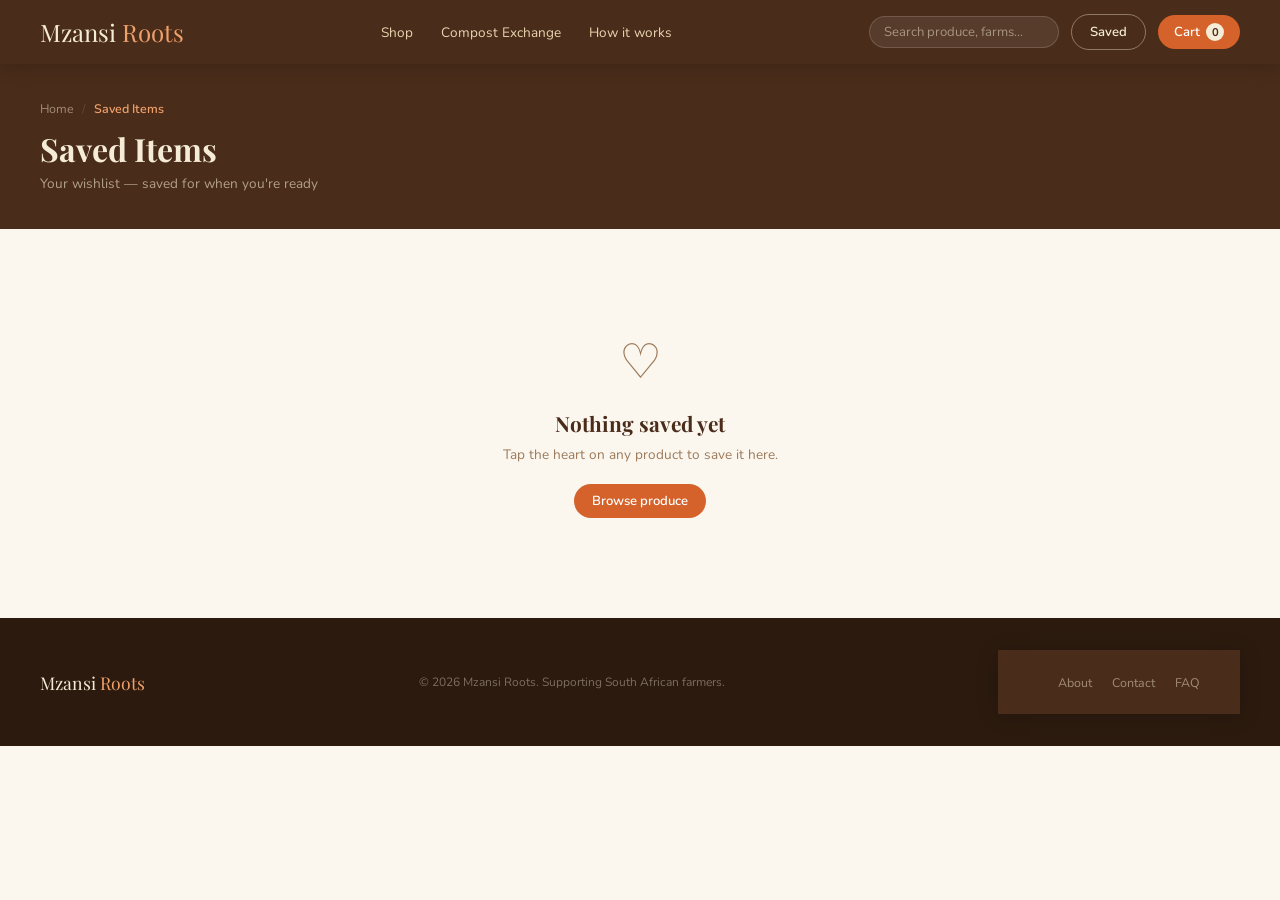
<file: wishlist.html>
<!DOCTYPE html>
<html lang="en">
<head>
  <meta charset="UTF-8"/>
  <meta name="viewport" content="width=device-width, initial-scale=1.0"/>
  <title>Saved Items — Mzansi Roots</title>
  <link rel="stylesheet" href="css/style.css"/>
  <link href="https://fonts.googleapis.com/css2?family=Playfair+Display:ital,wght@0,400;0,700;1,400&family=Nunito:wght@300;400;600;700&display=swap" rel="stylesheet"/>
  <style>
    .wishlist-wrap { padding: 40px; max-width: 1100px; margin: 0 auto; }
    @media (max-width: 900px) { .wishlist-wrap { padding: 20px; } }
  </style>
</head>
<body>

  <!-- nav -->
  <nav>
    <a class="nav-logo" href="index.html">Mzansi <span>Roots</span></a>
    <div class="nav-links">
      <a href="browse.html">Shop</a>
      <a href="compost.html">Compost Exchange</a>
      <a href="index.html">How it works</a>
    </div>
    <div class="nav-right">
      <div class="nav-search">
        <input type="text" placeholder="Search produce, farms..." onkeydown="handleNavSearch(event)" id="navSearch"/>
      </div>
      <a href="wishlist.html" class="btn btn-outline">Saved</a>
      <a href="cart.html" class="cart-btn">Cart <span class="cart-count" id="cartCount">0</span></a>
    </div>
  </nav>

  <div class="page-header">
    <div class="breadcrumb">
      <a href="index.html">Home</a>
      <span class="sep">/</span>
      <span class="current">Saved Items</span>
    </div>
    <h1>Saved Items</h1>
    <p>Your wishlist — saved for when you're ready</p>
  </div>

  <div class="wishlist-wrap">
    <div class="prod-grid" id="wishlistGrid"></div>
  </div>

  <!-- footer -->
  <footer>
    <div class="logo">Mzansi <span>Roots</span></div>
    <p>© 2026 Mzansi Roots. Supporting South African farmers.</p>
    <nav>
      <a href="index.html">About</a>
      <a href="index.html">Contact</a>
      <a href="index.html">FAQ</a>
    </nav>
  </footer>

  <div class="toast" id="toast"></div>

  <script src="js/data.js"></script>
  <script src="js/main.js"></script>
  <script>
    updateCartCount();

    function renderPageProducts() {
      renderWishlist();
    }

    function renderWishlist() {
      var wishlist = loadWishlist();
      var grid = document.getElementById("wishlistGrid");

      if (wishlist.length === 0) {
        grid.innerHTML = '<div class="empty-state" style="grid-column:1/-1"><div class="icon">♡</div><h3>Nothing saved yet</h3><p>Tap the heart on any product to save it here.</p><a href="browse.html" class="btn btn-primary" style="margin:0 auto">Browse produce</a></div>';
      } else {
        var html = "";
        for (var i = 0; i < wishlist.length; i++) {
          html = html + buildProductCard(wishlist[i]);
        }
        grid.innerHTML = html;
      }
    }

    renderWishlist();
  </script>

</body>
</html>
</file>
<file: css/style.css>
/* reset */
*, *::before, *::after {
  box-sizing: border-box;
  margin: 0;
  padding: 0;
}

body {
  font-family: 'Nunito', sans-serif;
  background: #FBF6EE;
  color: #2C1A0E;
  min-height: 100vh;
}

/* nav */
nav {
  position: sticky;
  top: 0;
  z-index: 100;
  background: #4A2C1A;
  padding: 0 40px;
  height: 64px;
  display: flex;
  align-items: center;
  justify-content: space-between;
  box-shadow: 0 2px 20px rgba(0,0,0,0.2);
}

.nav-logo {
  font-family: 'Playfair Display', serif;
  font-size: 1.5rem;
  color: #F5ECD7;
  text-decoration: none;
}

.nav-logo span { color: #F0A06A; }

.nav-links {
  display: flex;
  align-items: center;
  gap: 28px;
}

.nav-links a {
  font-size: 0.85rem;
  color: #E8D5B0;
  text-decoration: none;
  transition: color 0.2s;
}

.nav-links a:hover { color: #F0A06A; }

.nav-right {
  display: flex;
  align-items: center;
  gap: 12px;
}

.nav-search {
  display: flex;
  align-items: center;
  background: rgba(255,255,255,0.08);
  border: 1px solid rgba(255,255,255,0.15);
  border-radius: 24px;
  padding: 6px 14px;
}

.nav-search input {
  background: transparent;
  border: none;
  outline: none;
  color: #F5ECD7;
  font-family: 'Nunito', sans-serif;
  font-size: 0.82rem;
  width: 160px;
}

.nav-search input::placeholder { color: rgba(245,236,215,0.5); }

/* buttons */
.btn {
  font-family: 'Nunito', sans-serif;
  font-weight: 600;
  font-size: 0.82rem;
  padding: 8px 18px;
  border-radius: 24px;
  border: none;
  cursor: pointer;
  text-decoration: none;
  display: inline-flex;
  align-items: center;
  transition: all 0.2s;
}

.btn-primary { background: #D4622A; color: white; }
.btn-primary:hover { background: #be5625; }

.btn-outline { background: transparent; color: #F5ECD7; border: 1px solid rgba(245,236,215,0.4); }
.btn-outline:hover { background: rgba(255,255,255,0.08); }

.cart-btn {
  background: #D4622A;
  color: white;
  border: none;
  border-radius: 24px;
  padding: 8px 16px;
  font-family: 'Nunito', sans-serif;
  font-weight: 600;
  font-size: 0.82rem;
  cursor: pointer;
  display: flex;
  align-items: center;
  gap: 6px;
  text-decoration: none;
  transition: background 0.2s;
}

.cart-btn:hover { background: #be5625; }

.cart-count {
  background: #F5ECD7;
  color: #4A2C1A;
  border-radius: 50%;
  width: 18px;
  height: 18px;
  font-size: 0.7rem;
  font-weight: 700;
  display: flex;
  align-items: center;
  justify-content: center;
}

/* page header */
.page-header {
  background: #4A2C1A;
  padding: 36px 40px;
}

.breadcrumb {
  display: flex;
  align-items: center;
  gap: 8px;
  font-size: 0.78rem;
  color: rgba(245,236,215,0.5);
  margin-bottom: 10px;
}

.breadcrumb a { color: rgba(245,236,215,0.5); text-decoration: none; }
.breadcrumb a:hover { color: #F5ECD7; }
.breadcrumb .sep { opacity: 0.3; }
.breadcrumb .current { color: #F0A06A; font-weight: 600; }

.page-header h1 {
  font-family: 'Playfair Display', serif;
  font-size: 2rem;
  color: #F5ECD7;
  margin-bottom: 4px;
}

.page-header p { font-size: 0.85rem; color: rgba(245,236,215,0.6); }

/* section header */
.section-header {
  display: flex;
  align-items: baseline;
  justify-content: space-between;
  margin-bottom: 28px;
}

.section-header h2 {
  font-family: 'Playfair Display', serif;
  font-size: 1.6rem;
  color: #4A2C1A;
}

.section-header a { font-size: 0.82rem; font-weight: 600; color: #D4622A; text-decoration: none; }
.section-header a:hover { text-decoration: underline; }

/* product card */
.prod-grid {
  display: grid;
  grid-template-columns: repeat(3, 1fr);
  gap: 20px;
}

.prod-card {
  background: white;
  border-radius: 16px;
  overflow: hidden;
  border: 1px solid #DDD0B8;
  box-shadow: 0 4px 24px rgba(75,40,20,0.10);
  cursor: pointer;
  transition: transform 0.25s;
}

.prod-card:hover { transform: translateY(-4px); }

.prod-img {
  width: 100%;
  height: 180px;
  background: #E8D5B0;
  position: relative;
  overflow: hidden;
  display: flex;
  align-items: center;
  justify-content: center;
  color: #9C7A5A;
  font-size: 0.7rem;
}

.prod-img img {
  width: 100%;
  height: 100%;
  object-fit: cover;
  position: absolute;
  top: 0;
  left: 0;
}

.prod-badge {
  position: absolute;
  top: 10px;
  left: 10px;
  background: #D4622A;
  color: white;
  font-size: 0.65rem;
  font-weight: 700;
  padding: 3px 10px;
  border-radius: 20px;
  z-index: 1;
}

.prod-wish {
  position: absolute;
  top: 10px;
  right: 10px;
  width: 32px;
  height: 32px;
  background: white;
  border-radius: 50%;
  display: flex;
  align-items: center;
  justify-content: center;
  cursor: pointer;
  border: 1px solid #DDD0B8;
  font-size: 0.9rem;
  z-index: 1;
  transition: background 0.2s;
}

.prod-wish:hover { background: #D4622A; }
.prod-wish.saved { background: #D4622A; }

.prod-body { padding: 16px; }
.prod-cat { font-size: 0.68rem; font-weight: 700; letter-spacing: 1.5px; text-transform: uppercase; color: #D4622A; margin-bottom: 4px; }
.prod-name { font-size: 1rem; font-weight: 700; color: #4A2C1A; margin-bottom: 2px; }
.prod-farm { font-size: 0.75rem; color: #9C7A5A; margin-bottom: 10px; }

.prod-footer {
  display: flex;
  align-items: center;
  justify-content: space-between;
  margin-top: 10px;
}

.prod-price { font-size: 1.05rem; font-weight: 700; color: #4A6741; }
.prod-orig  { font-size: 0.75rem; color: #9C7A5A; text-decoration: line-through; margin-left: 5px; }

.btn-add {
  background: #4A2C1A;
  color: #F5ECD7;
  border: none;
  border-radius: 20px;
  padding: 6px 14px;
  font-family: 'Nunito', sans-serif;
  font-size: 0.78rem;
  font-weight: 600;
  cursor: pointer;
  transition: background 0.2s;
}

.btn-add:hover { background: #D4622A; }

/* trust section */
.trust-section {
  background: #4A2C1A;
  padding: 48px 40px;
  display: grid;
  grid-template-columns: repeat(3, 1fr);
  gap: 24px;
}

.trust-card { display: flex; align-items: flex-start; gap: 14px; }

.trust-icon {
  width: 44px;
  height: 44px;
  background: rgba(212,98,42,0.2);
  border-radius: 12px;
  display: flex;
  align-items: center;
  justify-content: center;
  font-size: 1.2rem;
  color: #F0A06A;
  flex-shrink: 0;
}

.trust-card h4 { font-size: 0.9rem; font-weight: 700; color: #F5ECD7; margin-bottom: 6px; }
.trust-card p  { font-size: 0.8rem; color: rgba(245,236,215,0.6); line-height: 1.6; }

/* filter bar */
.filter-bar {
  display: flex;
  align-items: center;
  gap: 8px;
  flex-wrap: wrap;
  margin-bottom: 16px;
}

.filter-label { font-size: 0.82rem; font-weight: 600; color: #6B4226; }

.filter-pill {
  padding: 6px 16px;
  border-radius: 20px;
  border: 1.5px solid #DDD0B8;
  background: white;
  font-family: 'Nunito', sans-serif;
  font-size: 0.78rem;
  font-weight: 600;
  color: #6B4226;
  cursor: pointer;
  transition: all 0.2s;
}

.filter-pill:hover { border-color: #D4622A; color: #D4622A; }
.filter-pill.active { background: #D4622A; border-color: #D4622A; color: white; }

.sort-bar {
  display: flex;
  align-items: center;
  justify-content: space-between;
  margin-bottom: 24px;
}

.sort-bar p { font-size: 0.82rem; color: #9C7A5A; }

.sort-select {
  font-family: 'Nunito', sans-serif;
  font-size: 0.82rem;
  padding: 6px 12px;
  border: 1.5px solid #DDD0B8;
  border-radius: 8px;
  background: white;
  color: #2C1A0E;
  cursor: pointer;
}

/* cart */
.cart-wrap {
  padding: 40px;
  display: grid;
  grid-template-columns: 1fr 360px;
  gap: 32px;
  max-width: 1100px;
  margin: 0 auto;
}

.cart-items { display: flex; flex-direction: column; gap: 14px; }

.cart-item {
  background: white;
  border: 1px solid #DDD0B8;
  border-radius: 16px;
  padding: 16px;
  display: flex;
  align-items: center;
  gap: 16px;
  box-shadow: 0 4px 24px rgba(75,40,20,0.10);
}

.cart-item-img {
  width: 80px;
  height: 80px;
  background: #E8D5B0;
  border-radius: 10px;
  flex-shrink: 0;
  overflow: hidden;
  display: flex;
  align-items: center;
  justify-content: center;
  color: #9C7A5A;
  font-size: 0.6rem;
}

.cart-item-img img { width: 100%; height: 100%; object-fit: cover; }
.cart-item-info { flex: 1; }
.cart-item-info h4 { font-size: 0.95rem; font-weight: 700; color: #4A2C1A; margin-bottom: 2px; }
.cart-item-info p  { font-size: 0.75rem; color: #9C7A5A; margin-bottom: 8px; }

.cart-item-qty { display: flex; align-items: center; gap: 8px; }

.cart-qty-btn {
  width: 28px;
  height: 28px;
  border-radius: 50%;
  border: 1.5px solid #DDD0B8;
  background: #FBF6EE;
  cursor: pointer;
  font-size: 0.9rem;
  transition: all 0.2s;
}

.cart-qty-btn:hover { border-color: #D4622A; color: #D4622A; }

.cart-item-price { font-size: 1rem; font-weight: 700; color: #4A6741; min-width: 60px; text-align: right; }

.cart-remove {
  background: none;
  border: none;
  color: #9C7A5A;
  cursor: pointer;
  font-size: 0.75rem;
  padding: 4px;
  transition: color 0.2s;
}

.cart-remove:hover { color: #c0392b; }

/* order summary */
.cart-summary {
  background: white;
  border: 1px solid #DDD0B8;
  border-radius: 16px;
  padding: 24px;
  box-shadow: 0 4px 24px rgba(75,40,20,0.10);
  height: fit-content;
  position: sticky;
  top: 80px;
}

.cart-summary h3 {
  font-family: 'Playfair Display', serif;
  font-size: 1.2rem;
  color: #4A2C1A;
  margin-bottom: 20px;
}

.summary-row {
  display: flex;
  justify-content: space-between;
  font-size: 0.85rem;
  color: #6B4226;
  padding: 8px 0;
  border-bottom: 1px solid #DDD0B8;
}

.summary-row.total {
  font-weight: 700;
  font-size: 1rem;
  color: #4A2C1A;
  border-bottom: none;
  padding-top: 14px;
}

.promo-input { display: flex; gap: 8px; margin: 16px 0; }

.promo-input input {
  flex: 1;
  padding: 8px 12px;
  border: 1.5px solid #DDD0B8;
  border-radius: 8px;
  font-family: 'Nunito', sans-serif;
  font-size: 0.82rem;
  background: #FBF6EE;
  color: #2C1A0E;
  outline: none;
}

.promo-input input:focus { border-color: #D4622A; }

.promo-input button {
  padding: 8px 14px;
  background: #4A2C1A;
  color: #F5ECD7;
  border: none;
  border-radius: 8px;
  font-family: 'Nunito', sans-serif;
  font-size: 0.78rem;
  font-weight: 600;
  cursor: pointer;
}

.promo-input button:hover { background: #D4622A; }

.btn-checkout {
  width: 100%;
  padding: 14px;
  background: #D4622A;
  color: white;
  border: none;
  border-radius: 12px;
  font-family: 'Nunito', sans-serif;
  font-size: 0.95rem;
  font-weight: 700;
  cursor: pointer;
  margin-top: 16px;
  text-decoration: none;
  display: block;
  text-align: center;
  transition: background 0.2s;
}

.btn-checkout:hover { background: #be5625; }

/* checkout form */
.checkout-wrap {
  padding: 40px;
  display: grid;
  grid-template-columns: 1fr 360px;
  gap: 32px;
  max-width: 1100px;
  margin: 0 auto;
}

.checkout-form h3 {
  font-family: 'Playfair Display', serif;
  font-size: 1.2rem;
  color: #4A2C1A;
  margin-bottom: 20px;
  padding-bottom: 12px;
  border-bottom: 1px solid #DDD0B8;
}

.form-row { display: grid; grid-template-columns: 1fr 1fr; gap: 14px; margin-bottom: 14px; }
.form-group { display: flex; flex-direction: column; gap: 6px; }
.form-group.full { grid-column: 1 / -1; }
.form-group label { font-size: 0.78rem; font-weight: 600; color: #6B4226; }

.form-group input,
.form-group select,
.form-group textarea {
  padding: 10px 14px;
  border: 1.5px solid #DDD0B8;
  border-radius: 8px;
  font-family: 'Nunito', sans-serif;
  font-size: 0.85rem;
  background: white;
  color: #2C1A0E;
  outline: none;
  transition: border-color 0.2s;
}

.form-group input:focus,
.form-group select:focus,
.form-group textarea:focus { border-color: #D4622A; }

.form-section { margin-bottom: 28px; }

.delivery-options { display: flex; flex-direction: column; gap: 10px; margin-bottom: 20px; }

.delivery-option {
  display: flex;
  align-items: center;
  gap: 12px;
  padding: 14px;
  border: 1.5px solid #DDD0B8;
  border-radius: 10px;
  cursor: pointer;
  transition: all 0.2s;
}

.delivery-option.selected { border-color: #D4622A; background: #FFF5EE; }
.delivery-option input { accent-color: #D4622A; }
.delivery-option-info { flex: 1; }
.delivery-option-info h4 { font-size: 0.85rem; font-weight: 700; color: #4A2C1A; }
.delivery-option-info p  { font-size: 0.75rem; color: #9C7A5A; }
.delivery-option-price { font-size: 0.9rem; font-weight: 700; color: #4A6741; }

/* toast */
.toast {
  position: fixed;
  bottom: 24px;
  right: 24px;
  background: #4A2C1A;
  color: #F5ECD7;
  padding: 12px 20px;
  border-radius: 10px;
  font-size: 0.85rem;
  font-weight: 600;
  z-index: 1000;
  transform: translateY(80px);
  opacity: 0;
  transition: all 0.3s ease;
}

.toast.show { transform: translateY(0); opacity: 1; }

.empty-state { text-align: center; padding: 60px 20px; color: #9C7A5A; }
.empty-state .icon { font-size: 3rem; margin-bottom: 14px; }
.empty-state h3 { font-family: 'Playfair Display', serif; font-size: 1.3rem; color: #4A2C1A; margin-bottom: 8px; }
.empty-state p  { font-size: 0.85rem; margin-bottom: 20px; }

/* footer */
footer {
  background: #2C1A0E;
  padding: 32px 40px;
  display: flex;
  align-items: center;
  justify-content: space-between;
}

footer .logo { font-family: 'Playfair Display', serif; font-size: 1.1rem; color: #F5ECD7; }
footer .logo span { color: #F0A06A; }
footer p { font-size: 0.75rem; color: rgba(245,236,215,0.4); }
footer nav a { font-size: 0.78rem; color: rgba(245,236,215,0.5); text-decoration: none; margin-left: 20px; }
footer nav a:hover { color: #F5ECD7; }

.hidden { display: none !important; }

/* seasonal badges */
.season-badge {
  display: inline-block;
  font-size: 0.68rem;
  font-weight: 600;
  padding: 3px 10px;
  border-radius: 20px;
  margin-bottom: 8px;
}

.in-season  { background: #EFF7ED; color: #3a6b32; border: 1px solid #a8d4a0; }
.out-season { background: #F0F4FF; color: #4a5a8a; border: 1px solid #b8c4e8; }

@media (max-width: 900px) {
  nav { padding: 0 20px; }
  .nav-links { display: none; }
  .nav-search { display: none; }
  .prod-grid { grid-template-columns: repeat(2, 1fr); }
  .cart-wrap, .checkout-wrap { grid-template-columns: 1fr; padding: 20px; }
  .trust-section { grid-template-columns: 1fr; }
  footer { flex-direction: column; gap: 12px; text-align: center; }
}

@media (max-width: 560px) {
  .prod-grid { grid-template-columns: 1fr; }
  .form-row { grid-template-columns: 1fr; }
}
</file>
